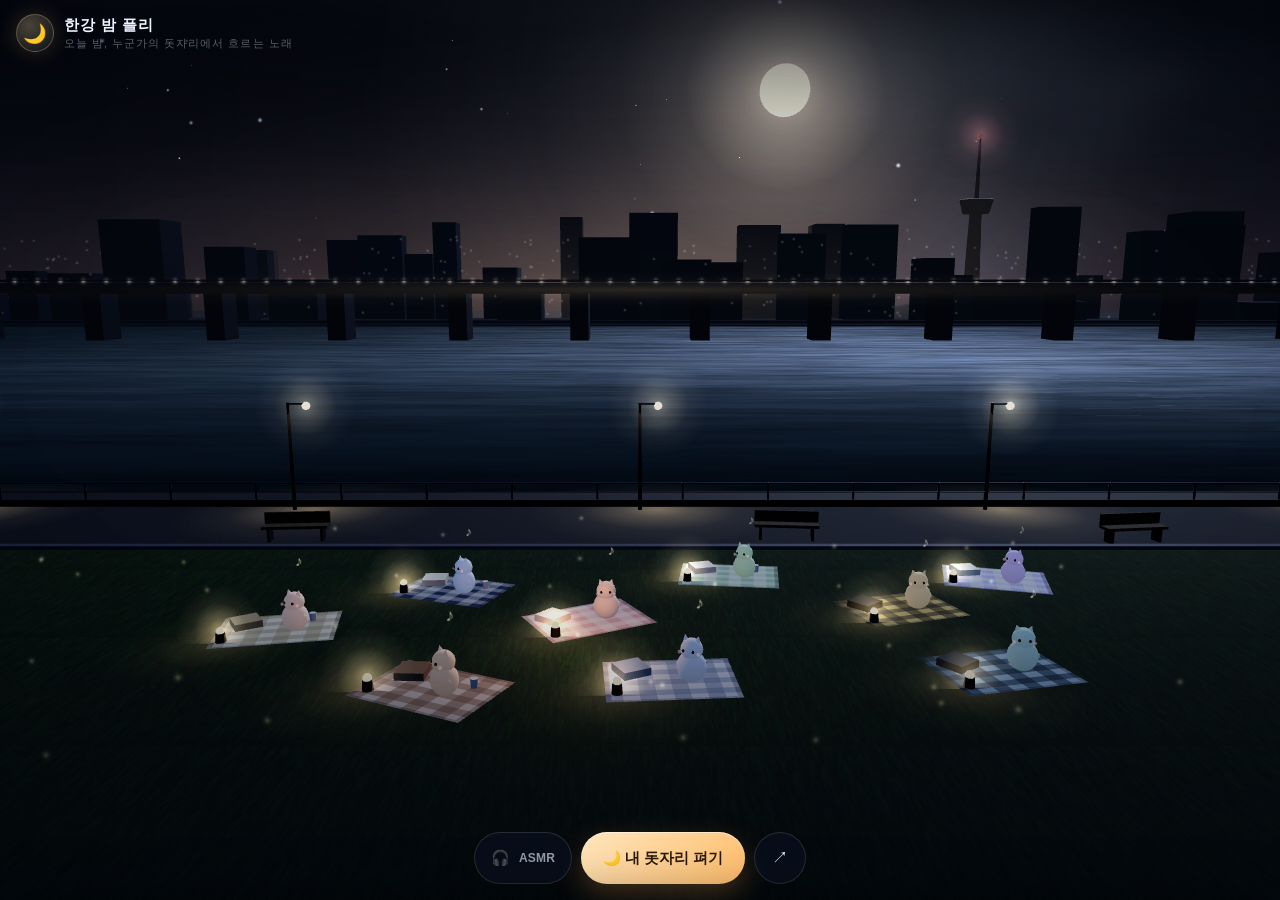
<file: hangang-night/index.html>
<!DOCTYPE html>
<html lang="ko">
<head>
<meta charset="utf-8" />
<meta name="viewport" content="width=device-width, initial-scale=1, maximum-scale=1, viewport-fit=cover" />
<title>한강 밤 플리 — 오늘 밤, 누군가의 돗자리</title>
<meta name="description" content="밤 한강 잔디밭에 돗자리를 펴고, 지금 듣는 노래를 나눠요. 3D 밤 한강에서 플레이리스트를 구경하고 내 돗자리도 펴보세요." />
<meta name="theme-color" content="#05080f" />
<meta property="og:title" content="한강 밤 플리" />
<meta property="og:description" content="오늘 밤, 누군가의 돗자리에서 흐르는 노래" />
<link rel="icon" href="data:image/svg+xml,%3Csvg xmlns='http://www.w3.org/2000/svg' viewBox='0 0 64 64'%3E%3Crect width='64' height='64' rx='14' fill='%23070c18'/%3E%3Ccircle cx='40' cy='24' r='11' fill='%23ffe6b0'/%3E%3Ccircle cx='35' cy='20' r='10' fill='%23070c18'/%3E%3Cpath d='M6 46c8-4 14 4 22 0s14 4 22 0 8 0 8 0' stroke='%236fc6d6' stroke-width='4' fill='none' stroke-linecap='round'/%3E%3C/svg%3E" />
<style>
  :root{
    --ink:#eef3ff;
    --dim:rgba(238,243,255,.62);
    --faint:rgba(238,243,255,.38);
    --amber:#ffd49b;
    --amber-deep:#ffb45e;
    --mint:#9fe8cf;
    --glass:rgba(12,19,34,.62);
    --line:rgba(255,255,255,.12);
    --shadow:0 18px 50px rgba(0,0,0,.55);
  }
  *{box-sizing:border-box;-webkit-tap-highlight-color:transparent}
  html,body{margin:0;height:100%;overflow:hidden;background:#04070e;color:var(--ink);
    font-family:"Pretendard","Apple SD Gothic Neo","Malgun Gothic",-apple-system,BlinkMacSystemFont,"Segoe UI",Roboto,sans-serif;
    -webkit-font-smoothing:antialiased;overscroll-behavior:none;}
  canvas#scene{position:fixed;inset:0;width:100%;height:100%;display:block;touch-action:none;outline:none}
  .vignette{position:fixed;inset:0;pointer-events:none;
    background:
      radial-gradient(120% 80% at 50% 42%, rgba(0,0,0,0) 40%, rgba(3,6,12,.55) 100%),
      linear-gradient(180deg, rgba(4,7,14,.55) 0%, rgba(4,7,14,0) 22%, rgba(4,7,14,0) 62%, rgba(4,7,14,.62) 100%);
    z-index:2}

  /* ---------- brand ---------- */
  .brand{position:fixed;z-index:5;left:max(16px,env(safe-area-inset-left));top:calc(env(safe-area-inset-top,0px) + 14px);
    display:flex;gap:10px;align-items:center;pointer-events:none;opacity:0;animation:fadeIn .9s .7s forwards}
  .brand-mark{width:38px;height:38px;border-radius:50%;display:grid;place-items:center;font-size:19px;
    background:radial-gradient(circle at 35% 30%, rgba(255,230,176,.28), rgba(255,255,255,.04));
    border:1px solid rgba(255,220,160,.28);box-shadow:0 0 22px rgba(255,203,130,.18)}
  .brand h1{margin:0;font-size:15px;font-weight:700;letter-spacing:.06em}
  .brand p{margin:2px 0 0;font-size:10.5px;letter-spacing:.1em;color:var(--faint)}

  /* ---------- now playing card ---------- */
  .dj-card{position:fixed;z-index:6;left:50%;top:calc(env(safe-area-inset-top,0px) + 62px);
    width:min(430px, calc(100% - 26px));padding:15px 16px 14px;border-radius:22px;
    background:linear-gradient(160deg, rgba(20,30,50,.86), rgba(9,14,26,.9));
    border:1px solid rgba(255,255,255,.14);
    box-shadow:var(--shadow), inset 0 1px 0 rgba(255,255,255,.09);
    backdrop-filter:blur(16px) saturate(1.1);-webkit-backdrop-filter:blur(16px) saturate(1.1);
    transform:translate(-50%,-130%);opacity:0;pointer-events:none;
    transition:transform .5s cubic-bezier(.22,1,.36,1), opacity .35s ease;}
  .dj-card.show{transform:translate(-50%,0);opacity:1;pointer-events:auto}
  .dj-card::before{content:"";position:absolute;inset:-1px;border-radius:22px;padding:1px;pointer-events:none;
    background:linear-gradient(140deg, rgba(255,213,155,.55), rgba(159,232,207,.16) 45%, rgba(255,255,255,0) 70%);
    -webkit-mask:linear-gradient(#000 0 0) content-box, linear-gradient(#000 0 0);
    -webkit-mask-composite:xor;mask-composite:exclude;}
  .card-head{display:flex;align-items:center;gap:12px}
  .disc{width:46px;height:46px;border-radius:12px;flex:0 0 auto;position:relative;display:grid;place-items:center;overflow:hidden;
    background:conic-gradient(from 0deg,#2a3550,#4d5f86,#2a3550,#4d5f86,#2a3550);
    box-shadow:inset 0 0 0 3px rgba(8,12,22,.75), 0 0 18px rgba(120,160,220,.16);
    background-size:cover;background-position:center}
  .disc:not(.has-art){border-radius:50%;animation:spin 6s linear infinite;box-shadow:inset 0 0 0 6px rgba(8,12,22,.75), 0 0 18px rgba(120,160,220,.16)}
  .disc::after{content:"";width:12px;height:12px;border-radius:50%;background:radial-gradient(circle at 40% 35%,#ffe6b0,#c08a3c)}
  .disc.has-art::after{display:none}
  .card-meta{flex:1;min-width:0}
  .card-kicker{display:flex;align-items:center;gap:6px;font-size:10px;letter-spacing:.16em;color:var(--amber);text-transform:uppercase}
  .eq{display:inline-flex;gap:2px;align-items:flex-end;height:10px}
  .eq i{display:block;width:2px;height:4px;background:var(--amber);border-radius:1px;animation:eq 1s infinite ease-in-out}
  .eq i:nth-child(2){animation-delay:.18s}.eq i:nth-child(3){animation-delay:.36s}
  .card-nick{margin-top:3px;font-size:14px;font-weight:700;letter-spacing:.01em;white-space:nowrap;overflow:hidden;text-overflow:ellipsis}
  .card-close{width:30px;height:30px;border-radius:50%;border:1px solid var(--line);background:rgba(255,255,255,.06);
    color:var(--dim);font-size:13px;cursor:pointer;flex:0 0 auto}
  .card-close:hover{background:rgba(255,255,255,.12);color:#fff}
  .card-song{margin:13px 0 0;font-size:21px;font-weight:800;letter-spacing:-.01em;line-height:1.22;word-break:keep-all}
  .card-artist{margin-top:3px;font-size:12.5px;color:var(--mint);letter-spacing:.04em}
  .card-note{margin:11px 0 0;font-size:13px;line-height:1.55;color:rgba(238,243,255,.8);font-style:italic;word-break:keep-all}
  .card-note::before{content:"“"}.card-note::after{content:"”"}
  .card-actions{display:flex;gap:8px;margin-top:12px}
  .yt2{flex:1;display:flex;align-items:center;justify-content:center;gap:6px;height:40px;border-radius:13px;
    border:1px solid rgba(255,255,255,.14);background:rgba(255,255,255,.06);color:rgba(238,243,255,.85);
    font-size:12px;font-weight:600;text-decoration:none;transition:background .2s ease}
  .yt2:hover{background:rgba(255,255,255,.12)}
  .like{min-width:80px;height:40px;border-radius:13px;border:1px solid rgba(255,150,180,.3);
    background:rgba(255,120,160,.1);color:#ffd3e0;font-size:12.5px;font-weight:700;display:flex;align-items:center;justify-content:center;gap:6px;cursor:pointer;
    transition:transform .15s ease,background .2s ease}
  .like:active{transform:scale(.95)}
  .like.on{background:rgba(255,110,155,.22);border-color:rgba(255,140,180,.6);color:#fff}
  .like.pop{animation:pop .42s cubic-bezier(.2,1.6,.4,1)}
  .heart{font-size:15px;line-height:1}

  /* ---------- 30s preview player ---------- */
  .player{display:flex;align-items:center;gap:11px;margin-top:13px;padding:10px 12px;border-radius:15px;
    background:linear-gradient(135deg, rgba(255,212,155,.13), rgba(255,212,155,.04));
    border:1px solid rgba(255,212,155,.24)}
  .player.hidden{display:none}
  .play{width:40px;height:40px;border-radius:50%;border:0;cursor:pointer;flex:0 0 auto;font-size:13px;
    background:linear-gradient(135deg,#ffe6bd,#ffbd6b);color:#2a1a05;display:grid;place-items:center;
    box-shadow:0 6px 16px rgba(255,170,80,.25);transition:transform .15s ease}
  .play:active{transform:scale(.92)}
  .player-main{flex:1;min-width:0}
  .bar{height:6px;border-radius:3px;background:rgba(255,255,255,.16);position:relative;cursor:pointer;overflow:hidden}
  .bar:focus-visible{outline:2px solid rgba(255,212,155,.6);outline-offset:3px}
  .bar-fill{position:absolute;left:0;top:0;bottom:0;width:0%;border-radius:3px;background:linear-gradient(90deg,#ffd9a2,#ffb45e)}
  .player-foot{display:flex;justify-content:space-between;margin-top:6px;font-size:10px;letter-spacing:.05em;color:var(--faint)}
  .player-foot #playState{color:var(--amber)}
  .no-preview{display:none;margin-top:12px;font-size:11.5px;color:var(--faint);text-align:center}
  .no-preview.show{display:block}

  /* ---------- dock ---------- */
  .dock{position:fixed;z-index:6;left:0;right:0;bottom:calc(env(safe-area-inset-bottom,0px) + 16px);
    display:flex;align-items:center;justify-content:center;gap:9px;padding:0 14px;pointer-events:none}
  .dock > *{pointer-events:auto}
  .btn{border:0;cursor:pointer;font-family:inherit;display:inline-flex;align-items:center;justify-content:center;gap:9px}
  .primary{height:52px;padding:0 22px;border-radius:26px;font-size:14.5px;font-weight:800;color:#2a1a05;
    background:linear-gradient(135deg,#ffe6bd,#ffbd6b);box-shadow:0 12px 30px rgba(255,170,80,.26), inset 0 1px 0 rgba(255,255,255,.5);
    transition:transform .16s ease, filter .16s ease}
  .primary:active{transform:scale(.96)}
  .primary:hover{filter:brightness(1.04)}
  .ghost{width:52px;height:52px;border-radius:50%;font-size:16px;color:var(--ink);
    background:var(--glass);border:1px solid var(--line);backdrop-filter:blur(12px);-webkit-backdrop-filter:blur(12px);
    transition:transform .16s ease, background .2s ease}
  .ghost:hover{background:rgba(30,42,66,.8)}
  .ghost:active{transform:scale(.94)}
  .asmr{height:52px;padding:0 16px;border-radius:26px;font-size:12px;font-weight:700;color:var(--dim);
    background:var(--glass);border:1px solid var(--line);backdrop-filter:blur(12px);-webkit-backdrop-filter:blur(12px);
    transition:all .25s ease;letter-spacing:.02em}
  .asmr span{font-size:15px}
  .asmr.on{color:#2a1a05;background:linear-gradient(135deg,#c9f5e4,#8fe0c2);border-color:rgba(159,232,207,.6);
    box-shadow:0 10px 26px rgba(120,230,190,.22)}
  .asmr em{font-style:normal}

  /* ---------- hint ---------- */
  .hint{position:fixed;z-index:5;left:50%;bottom:calc(env(safe-area-inset-bottom,0px) + 84px);transform:translateX(-50%);
    padding:8px 14px;border-radius:20px;font-size:11.5px;color:var(--dim);letter-spacing:.02em;white-space:nowrap;
    background:rgba(8,13,24,.5);border:1px solid rgba(255,255,255,.08);backdrop-filter:blur(8px);
    opacity:0;animation:hintIn .8s 2.2s forwards, hintOut 1s 10s forwards;pointer-events:none}
  @keyframes hintIn{to{opacity:1}} @keyframes hintOut{to{opacity:0}}

  /* ---------- sheet ---------- */
  .scrim{position:fixed;inset:0;z-index:8;background:rgba(3,6,12,.55);backdrop-filter:blur(3px);
    opacity:0;pointer-events:none;transition:opacity .3s ease}
  .scrim.show{opacity:1;pointer-events:auto}
  .sheet{position:fixed;z-index:9;left:0;right:0;bottom:0;max-height:88%;overflow-y:auto;overflow-x:hidden;
    padding:20px 18px calc(env(safe-area-inset-bottom,0px) + 22px);
    border-radius:26px 26px 0 0;background:linear-gradient(175deg,#111a2c,#0a1120 70%);
    border-top:1px solid rgba(255,255,255,.13);box-shadow:0 -20px 60px rgba(0,0,0,.6);
    transform:translateY(105%);transition:transform .42s cubic-bezier(.22,1,.36,1)}
  .sheet.show{transform:translateY(0)}
  .sheet-grip{width:40px;height:4px;border-radius:2px;background:rgba(255,255,255,.2);margin:-6px auto 14px}
  .sheet h2{margin:0;font-size:19px;font-weight:800;letter-spacing:-.01em}
  .sheet-sub{margin:6px 0 16px;font-size:12.5px;line-height:1.6;color:var(--dim);word-break:keep-all}
  .sheet form{display:grid;gap:11px}
  .field{display:block}
  .field > span{display:block;font-size:10.5px;letter-spacing:.14em;color:var(--faint);margin:0 0 6px 3px;text-transform:uppercase}
  .field input,.field textarea{width:100%;border-radius:14px;border:1px solid rgba(255,255,255,.12);
    background:rgba(255,255,255,.05);color:var(--ink);font-family:inherit;font-size:15px;padding:13px 14px;
    outline:none;transition:border-color .2s ease, background .2s ease;resize:none}
  .field input::placeholder,.field textarea::placeholder{color:rgba(238,243,255,.28)}
  .field input:focus,.field textarea:focus{border-color:rgba(255,212,155,.55);background:rgba(255,255,255,.08)}
  .field-row{display:grid;grid-template-columns:1fr 1fr;gap:10px}
  .wide{width:100%;margin-top:4px}
  .form-note{font-size:11px;color:var(--faint);text-align:center;margin:2px 0 0;line-height:1.5}

  /* ---------- song search ---------- */
  .search-row{display:flex;gap:9px;align-items:center;margin:-2px 0 0}
  .search-btn{flex:0 0 auto;height:40px;padding:0 14px;border-radius:12px;cursor:pointer;font-family:inherit;
    border:1px solid rgba(255,212,155,.35);background:rgba(255,212,155,.12);color:var(--amber);font-size:12.5px;font-weight:700}
  .search-btn:active{transform:scale(.97)}
  .search-btn[disabled]{opacity:.6;cursor:default}
  .search-note{font-size:10.5px;line-height:1.45;color:var(--faint)}
  .search-note b{color:var(--amber);font-weight:700}
  .results{display:grid;gap:6px;max-height:200px;overflow-y:auto;overflow-x:hidden;-webkit-overflow-scrolling:touch;margin-top:2px}
  .results:empty{display:none}
  .res{display:flex;align-items:center;gap:10px;width:100%;min-width:0;padding:7px;border-radius:12px;cursor:pointer;text-align:left;
    border:1px solid rgba(255,255,255,.09);background:rgba(255,255,255,.04);color:inherit;font-family:inherit;
    transition:border-color .2s ease,background .2s ease}
  .res img{width:40px;height:40px;border-radius:8px;object-fit:cover;flex:0 0 auto;background:#1a2233}
  .res .r-i{display:block;flex:1;min-width:0}
  .res .r-t{display:block;font-size:12.5px;font-weight:700;line-height:1.3;white-space:nowrap;overflow:hidden;text-overflow:ellipsis}
  .res .r-a{display:block;font-size:10.5px;color:var(--faint);margin-top:2px;white-space:nowrap;overflow:hidden;text-overflow:ellipsis}
  .res.sel{border-color:rgba(255,212,155,.6);background:rgba(255,212,155,.13)}
  .res-status{font-size:11.5px;line-height:1.5;color:var(--faint);padding:6px 2px}

  /* ---------- toast ---------- */
  .toast{position:fixed;z-index:20;left:50%;bottom:calc(env(safe-area-inset-bottom,0px) + 150px);transform:translate(-50%,14px);
    padding:11px 18px;border-radius:22px;font-size:12.5px;font-weight:600;white-space:nowrap;
    background:rgba(18,27,45,.92);border:1px solid rgba(255,255,255,.14);box-shadow:var(--shadow);
    opacity:0;pointer-events:none;transition:opacity .25s ease, transform .25s ease}
  .toast.show{opacity:1;transform:translate(-50%,0)}

  /* ---------- loading ---------- */
  .loading{position:fixed;inset:0;z-index:30;display:grid;place-items:center;gap:0;background:#05080f;
    transition:opacity .9s ease, visibility .9s}
  .loading.hide{opacity:0;visibility:hidden}
  .loading-inner{text-align:center}
  .loading-moon{width:64px;height:64px;margin:0 auto 18px;border-radius:50%;
    background:radial-gradient(circle at 36% 32%,#fff6da,#ffe1a3 55%,#c9a25f);
    box-shadow:0 0 40px rgba(255,224,160,.35);animation:breathe 3s ease-in-out infinite}
  .loading p{margin:0;font-size:12.5px;letter-spacing:.14em;color:var(--faint)}

  @keyframes spin{to{transform:rotate(360deg)}}
  @keyframes eq{0%,100%{height:3px}50%{height:10px}}
  @keyframes pop{0%{transform:scale(1)}40%{transform:scale(1.14)}100%{transform:scale(1)}}
  @keyframes fadeIn{to{opacity:1}}
  @keyframes breathe{0%,100%{transform:scale(1);opacity:.92}50%{transform:scale(1.06);opacity:1}}

  @media (max-width: 480px){
    .brand h1{font-size:14px}
    .brand p{font-size:9.5px}
    .dj-card{top:calc(env(safe-area-inset-top,0px) + 58px);padding:13px 14px 12px;border-radius:20px}
    .card-song{font-size:19px}
    .card-note{font-size:12.5px}
    .asmr em{display:none}
    .asmr{width:52px;padding:0;border-radius:50%}
    .primary{padding:0 18px;font-size:14px}
  }
  @media (max-height: 620px){
    .dj-card{top:calc(env(safe-area-inset-top,0px) + 54px)}
    .card-note{display:none}
    .hint{display:none}
  }
  @media (prefers-reduced-motion: reduce){
    .disc{animation:none}.eq i{animation:none;height:6px}
    .loading-moon{animation:none}
  }
</style>
</head>
<body>
<canvas id="scene"></canvas>
<div class="vignette"></div>

<header class="brand">
  <div class="brand-mark">🌙</div>
  <div>
    <h1>한강 밤 플리</h1>
    <p>오늘 밤, 누군가의 돗자리에서 흐르는 노래</p>
  </div>
</header>

<section class="dj-card" id="djCard" aria-live="polite">
  <div class="card-head">
    <div class="disc" id="cardDisc"></div>
    <div class="card-meta">
      <div class="card-kicker"><span class="eq"><i></i><i></i><i></i></span><span>지금 듣는 노래</span></div>
      <div class="card-nick" id="cardNick">밤산책러</div>
    </div>
    <button class="card-close" id="cardClose" aria-label="카드 닫기">✕</button>
  </div>
  <h3 class="card-song" id="cardSong">seasons</h3>
  <div class="card-artist" id="cardArtist">wave to earth</div>
  <p class="card-note" id="cardNote">계절이 바뀌어도 이 강바람은 그대로더라</p>
  <div class="player" id="player">
    <button class="play" id="playBtn" aria-label="30초 미리듣기 재생"><span id="playIcon">▶</span></button>
    <div class="player-main">
      <div class="bar" id="bar" role="slider" aria-label="재생 위치" tabindex="0"><div class="bar-fill" id="barFill"></div></div>
      <div class="player-foot"><span id="playState">30초 미리듣기</span><span id="playTime">0:00 / 0:30</span></div>
    </div>
  </div>
  <div class="no-preview" id="noPreview">이 곡은 미리듣기가 아직 연결되지 않았어요</div>
  <div class="card-actions">
    <a class="yt2" id="ytLink" target="_blank" rel="noopener noreferrer">유튜브에서 전체 듣기 ↗</a>
    <button class="like" id="likeBtn"><span class="heart" id="likeIcon">♡</span><span id="likeCount">0</span></button>
  </div>
</section>

<div class="hint" id="hint">터치해서 둘러보고 · 돗자리를 누르면 30초 미리듣기</div>

<div class="dock">
  <button class="btn asmr" id="asmrBtn" aria-pressed="false" title="밤 한강 ASMR"><span>🎧</span><em>ASMR</em></button>
  <button class="btn primary" id="openForm">🌙 내 돗자리 펴기</button>
  <button class="btn ghost" id="shareBtn" aria-label="공유하기">↗</button>
</div>

<div class="scrim" id="scrim"></div>
<section class="sheet" id="sheet" role="dialog" aria-modal="true" aria-labelledby="sheetTitle">
  <div class="sheet-grip"></div>
  <h2 id="sheetTitle">내 돗자리 펴기</h2>
  <p class="sheet-sub">밤 한강 잔디밭에 네 돗자리를 펴고, 지금 듣는 노래 한 곡을 남겨봐. 지나가는 사람들이 눌러서 같이 들을 수 있어.</p>
  <form id="matForm">
    <label class="field">
      <span>닉네임</span>
      <input id="fNick" maxlength="12" placeholder="예: 밤산책러" autocomplete="off" required />
    </label>
    <label class="field">
      <span>추천곡 제목</span>
      <input id="fSong" maxlength="40" placeholder="예: seasons" autocomplete="off" required />
    </label>
    <label class="field">
      <span>아티스트</span>
      <input id="fArtist" maxlength="30" placeholder="예: 아이유" autocomplete="off" required />
    </label>
    <div class="search-row">
      <button type="button" class="search-btn" id="songSearch">🔍 곡 검색</button>
      <span class="search-note">찾으면 <b>30초 미리듣기</b>까지 같이 연결돼요</span>
    </div>
    <div class="results" id="searchResults"></div>
    <label class="field">
      <span>한 줄 기분</span>
      <textarea id="fNote" maxlength="60" rows="2" placeholder="예: 자정이 넘어도 강바람은 안 자더라"></textarea>
    </label>
    <button class="btn primary wide" type="submit">돗자리 펴기</button>
    <p class="form-note">내 돗자리는 이 기기에만 저장돼. 언제든 다시 펼 수 있어.</p>
  </form>
</section>

<div class="toast" id="toast"></div>
<div class="loading" id="loading"><div class="loading-inner"><div class="loading-moon"></div><p>한강에 불을 켜는 중…</p></div></div>

<script type="importmap">
{ "imports": { "three": "./three.module.min.js" } }
</script>

<script type="module">
import * as THREE from 'three';
import { OrbitControls } from './OrbitControls.js';

/* runtime diagnostics: nothing is shown, but failures can be read later */
window.__errs = [];
addEventListener('error', e => window.__errs.push(String(e.message || e.error)));
addEventListener('unhandledrejection', e => window.__errs.push(String(e.reason)));

/* =========================================================
   0. data
   ========================================================= */
const MATS = [
  { id:'m01', nick:'밤산책러',   song:'seasons',            artist:'wave to earth',      note:'계절이 바뀌어도 이 강바람은 그대로더라',        x:-11.0, z: 2.4, rot: 0.20, pal:['#f3e6c9','#b7a077'], tone:'#ffd9c4' },
  { id:'m02', nick:'새벽두시반', song:'사랑하게 될 거야',    artist:'한로로',             note:'사랑하게 될 거야, 새벽에 혼자 듣는 그 말',      x: -6.4, z:-1.2, rot:-0.35, pal:['#2c3c5e','#e8dfc8'], tone:'#c6dcff' },
  { id:'m03', nick:'망원동고양이',song:'Ditto',             artist:'뉴진스',             note:'겨울 냄새 나는 노래. 고양이는 발끝만 강 쪽으로', x: -1.6, z: 1.6, rot: 0.50, pal:['#e0aaa2','#f7ecda'], tone:'#ffd2c4' },
  { id:'m04', nick:'오리배선장', song:'LIMBO',              artist:'keshi',              note:'오리배는 천천히, 노래는 더 천천히',            x:  3.2, z:-2.8, rot:-0.12, pal:['#a9c6a2','#f2ead6'], tone:'#c8ecc6' },
  { id:'m05', nick:'퇴근길피크닉',song:'Always',             artist:'Daniel Caesar',      note:'퇴근길에 편 돗자리가 오늘 제일 먼 데 같아서',   x:  8.4, z: 0.6, rot: 0.32, pal:['#e7c56d','#3a2f22'], tone:'#ffe3ae' },
  { id:'m06', nick:'별보는수달', song:'Sunsetz',            artist:'Cigarettes After Sex', note:'해가 진 자리에 별이 하나씩 켜지는 중',        x: 12.6, z:-2.4, rot:-0.28, pal:['#c9c0e6','#f6f0dc'], tone:'#d9ccff' },
  { id:'m07', nick:'한강치맥',   song:'Pink + White',       artist:'Frank Ocean',        note:'치킨 식기 전에 이 노래 한 번만 더',            x:  0.8, z: 6.0, rot: 0.08, pal:['#dfe7ef','#7c8fa8'], tone:'#cfe0ff' },
  { id:'m08', nick:'자전거체인', song:'toxic till the end', artist:'로제',               note:'페달은 천천히, 마음은 좀 빠르게',              x: -5.4, z: 6.6, rot:-0.44, pal:['#f0d9c2','#8f6d52'], tone:'#ffd9b8' },
  { id:'m09', nick:'잠실야경',   song:'Popo',               artist:'백예린',             note:'야경보다 이 노래가 더 오래 남는 밤',           x:  9.8, z: 5.4, rot: 0.24, pal:['#b8cfd8','#20303c'], tone:'#bfe9ec' }
];

const STORE = {
  mat: 'hangangNight.v1.myMat',
  likes: 'hangangNight.v1.likes',
  liked: 'hangangNight.v1.liked'
};

/* 30초 미리듣기: iTunes Search API로 실제 곡을 조회해 둔 값 (2026-11-27 기준) */
const PREVIEWS = {
  m01: { preview:'https://audio-ssl.itunes.apple.com/itunes-assets/AudioPreview211/v4/db/d8/e3/dbd8e34a-eb7e-97c2-10d0-307364e9e775/mzaf_6657613653172078198.plus.aac.p.m4a',
         art:'https://is1-ssl.mzstatic.com/image/thumb/Music211/v4/fa/c5/61/fac561dc-8db4-b2e9-d3db-6e246da72bfa/5054197890017.jpg/300x300bb.jpg', itunes:'wave to earth – seasons' },
  m02: { preview:'https://audio-ssl.itunes.apple.com/itunes-assets/AudioPreview221/v4/1d/14/b0/1d14b0a6-773d-7a46-fc1e-cd9855da0029/mzaf_18331909942495617093.plus.aac.p.m4a',
         art:'https://is1-ssl.mzstatic.com/image/thumb/Music116/v4/c2/ef/87/c2ef8779-f3bb-5a1c-ef6f-c27185e62446/8809936067307.jpg/300x300bb.jpg', itunes:'HANRORO – Landing in Love' },
  m03: { preview:'https://audio-ssl.itunes.apple.com/itunes-assets/AudioPreview211/v4/85/72/66/8572665a-d35f-ce5d-43c5-9ae4b69b4b46/mzaf_2317272666428796662.plus.aac.p.m4a',
         art:'https://is1-ssl.mzstatic.com/image/thumb/Music112/v4/f6/29/42/f629426e-92fe-535c-cbe4-76e70850819b/196922287107_Cover.jpg/300x300bb.jpg', itunes:'NewJeans – Ditto' },
  m04: { preview:'https://audio-ssl.itunes.apple.com/itunes-assets/AudioPreview211/v4/17/af/4f/17af4f54-993d-b209-8bc7-46ea888f1280/mzaf_1848130934536833127.plus.aac.p.m4a',
         art:'https://is1-ssl.mzstatic.com/image/thumb/Music126/v4/e2/de/98/e2de9860-b40b-e33f-f68e-ab8e0956a538/22UMGIM07345.rgb.jpg/300x300bb.jpg', itunes:'keshi – LIMBO' },
  m05: { preview:'https://audio-ssl.itunes.apple.com/itunes-assets/AudioPreview211/v4/29/94/e4/2994e49b-8613-f5bb-8533-7cf13de92630/mzaf_12958362463531140094.plus.aac.p.m4a',
         art:'https://is1-ssl.mzstatic.com/image/thumb/Music126/v4/91/30/85/9130858b-bc2c-ec38-cf9f-864befea4374/23UMGIM38673.rgb.jpg/300x300bb.jpg', itunes:'Daniel Caesar – Always' },
  m06: { preview:'https://audio-ssl.itunes.apple.com/itunes-assets/AudioPreview221/v4/44/a4/4a/44a44a75-0576-12fa-6002-2f464c091102/mzaf_17923299166743083363.plus.aac.p.m4a',
         art:'https://is1-ssl.mzstatic.com/image/thumb/Music211/v4/b3/5e/0f/b35e0fbe-2370-fc48-0f0c-977525e93bf2/720841214601_Cover.jpg/300x300bb.jpg', itunes:'Cigarettes After Sex – Sunsetz' },
  m07: { preview:'https://audio-ssl.itunes.apple.com/itunes-assets/AudioPreview221/v4/ba/11/dc/ba11dccd-16d2-9cd8-13f0-85b73acc0a09/mzaf_1304250511099243436.plus.aac.p.m4a',
         art:'https://is1-ssl.mzstatic.com/image/thumb/Music115/v4/bb/45/68/bb4568f3-68cd-619d-fbcb-4e179916545d/BlondCover-Final.jpg/300x300bb.jpg', itunes:'Frank Ocean – Pink + White' },
  m08: { preview:'https://audio-ssl.itunes.apple.com/itunes-assets/AudioPreview211/v4/45/15/49/451549d8-ddd7-dad4-0f3d-588a0c9d1b98/mzaf_17766988925119316702.plus.aac.p.m4a',
         art:'https://is1-ssl.mzstatic.com/image/thumb/Music221/v4/2d/14/66/2d14661b-345b-d0f3-4e86-56ef626e68aa/075679629203.jpg/300x300bb.jpg', itunes:'ROSÉ – toxic till the end' },
  m09: { preview:'https://audio-ssl.itunes.apple.com/itunes-assets/AudioPreview221/v4/f3/e4/37/f3e4377b-88ca-b7ef-4010-28b87ca5bb4c/mzaf_15316372445374388072.plus.aac.p.m4a',
         art:'https://is1-ssl.mzstatic.com/image/thumb/Music115/v4/ca/58/77/ca5877d9-2e1e-0456-c3b2-7704e423dc70/Every_letter_I_sent_you_3000.jpg/300x300bb.jpg', itunes:'Yerin Baek – Popo (How deep is our love?)' }
};
MATS.forEach(m => { const p = PREVIEWS[m.id]; if (p) Object.assign(m, p); });

const readJSON = (k, fallback) => { try { const v = localStorage.getItem(k); return v ? JSON.parse(v) : fallback; } catch (e) { return fallback; } };
const writeJSON = (k, v) => { try { localStorage.setItem(k, JSON.stringify(v)); } catch (e) {} };

/* =========================================================
   1. renderer / scene / camera
   ========================================================= */
const canvas = document.getElementById('scene');
let renderer;
try {
  renderer = new THREE.WebGLRenderer({ canvas, antialias:true, alpha:false, powerPreference:'high-performance' });
} catch (e) {
  document.getElementById('loading').innerHTML = '<div class="loading-inner"><p>이 브라우저에서는 3D 화면을 열 수 없어요 😢<br>다른 브라우저에서 다시 열어봐 주세요.</p></div>';
  throw e;
}
renderer.setPixelRatio(Math.min(window.devicePixelRatio || 1, 2));
renderer.outputColorSpace = THREE.SRGBColorSpace;
renderer.toneMapping = THREE.ACESFilmicToneMapping;
renderer.toneMappingExposure = 1.18;

const scene = new THREE.Scene();
scene.fog = new THREE.FogExp2(0x081021, 0.0028);

const camera = new THREE.PerspectiveCamera(56, 1, 0.1, 2000);
const START = { pos: new THREE.Vector3(0, 10.4, 29), target: new THREE.Vector3(0, 2.2, -16) };

function fitCamera() {
  const aspect = window.innerWidth / window.innerHeight;
  const portrait = aspect < 0.85;
  camera.fov = portrait ? 68 : 52;
  camera.aspect = aspect;
  camera.updateProjectionMatrix();
  return portrait;
}
fitCamera();
camera.position.copy(START.pos);
camera.lookAt(START.target);
renderer.setSize(window.innerWidth, window.innerHeight, false);

const controls = new OrbitControls(camera, renderer.domElement);
controls.target.copy(START.target);
controls.enableDamping = true;
controls.dampingFactor = 0.055;
controls.enablePan = false;
controls.rotateSpeed = 0.6;
controls.zoomSpeed = 0.75;
controls.minDistance = 11;
controls.maxDistance = 46;
controls.minPolarAngle = 0.62;
controls.maxPolarAngle = 1.47;
controls.touches = { ONE: THREE.TOUCH.ROTATE, TWO: THREE.TOUCH.DOLLY_ROTATE };
controls.update();

/* =========================================================
   2. lighting
   ========================================================= */
scene.add(new THREE.AmbientLight(0x3a4f78, 1.35));
const hemi = new THREE.HemisphereLight(0x4b6a9c, 0x14231a, 1.15);
scene.add(hemi);
const moonLight = new THREE.DirectionalLight(0xd8e6ff, 1.5);
moonLight.position.set(40, 70, -110);
scene.add(moonLight);
const warmFill = new THREE.PointLight(0xffb066, 14, 26, 2);
warmFill.position.set(-2, 2.2, 4.5);
scene.add(warmFill);

/* =========================================================
   3. helpers (textures, sprites)
   ========================================================= */
function canvasTexture(w, h, draw, repeat) {
  const c = document.createElement('canvas');
  c.width = w; c.height = h;
  draw(c.getContext('2d'), w, h);
  const t = new THREE.CanvasTexture(c);
  t.colorSpace = THREE.SRGBColorSpace;
  if (repeat) { t.wrapS = t.wrapT = THREE.RepeatWrapping; t.repeat.set(repeat[0], repeat[1]); }
  t.anisotropy = Math.min(8, renderer.capabilities.getMaxAnisotropy());
  return t;
}

const GLOW_TEX = canvasTexture(128, 128, (g, w, h) => {
  const grd = g.createRadialGradient(w/2, h/2, 0, w/2, h/2, w/2);
  grd.addColorStop(0, 'rgba(255,255,255,1)');
  grd.addColorStop(0.25, 'rgba(255,255,255,.55)');
  grd.addColorStop(0.6, 'rgba(255,255,255,.13)');
  grd.addColorStop(1, 'rgba(255,255,255,0)');
  g.fillStyle = grd; g.fillRect(0, 0, w, h);
});

function glowSprite(color, size, opacity = 0.55) {
  const m = new THREE.SpriteMaterial({ map:GLOW_TEX, color, transparent:true, opacity, blending:THREE.AdditiveBlending, depthWrite:false });
  const s = new THREE.Sprite(m);
  s.scale.set(size, size, 1);
  return s;
}

/* streak texture used for water reflections of lights */
const STREAK_TEX = canvasTexture(128, 512, (g, w, h) => {
  g.clearRect(0, 0, w, h);
  for (let i = 0; i < 140; i++) {
    const y = Math.random() * h;
    const len = 6 + Math.random() * 46;
    const x = Math.random() * w - len * 0.5 + 20;
    const a = 0.05 + Math.random() * 0.5;
    g.fillStyle = `rgba(255,255,255,${a})`;
    g.fillRect(x, y, len, 1 + Math.random() * 1.6);
  }
  const fade = g.createLinearGradient(0, 0, 0, h);
  fade.addColorStop(0, 'rgba(0,0,0,0)');
  fade.addColorStop(0.25, 'rgba(0,0,0,.35)');
  fade.addColorStop(1, 'rgba(0,0,0,1)');
  g.globalCompositeOperation = 'destination-out';
  g.fillStyle = fade; g.fillRect(0, 0, w, h);
}, [1, 1]);

/* =========================================================
   4. sky, stars, moon, clouds
   ========================================================= */
const sky = new THREE.Mesh(
  new THREE.SphereGeometry(900, 32, 20),
  new THREE.ShaderMaterial({
    side: THREE.BackSide, depthWrite: false,
    uniforms: {
      uTop:    { value: new THREE.Color(0x040717) },
      uMid:    { value: new THREE.Color(0x0c1c3a) },
      uHorizon:{ value: new THREE.Color(0x27405f) },
      uWarm:   { value: new THREE.Color(0x6a4a38) }
    },
    vertexShader: `varying vec3 vPos; void main(){ vPos = position; gl_Position = projectionMatrix * modelViewMatrix * vec4(position,1.0); }`,
    fragmentShader: `
      varying vec3 vPos;
      uniform vec3 uTop, uMid, uHorizon, uWarm;
      void main(){
        float h = normalize(vPos).y;
        vec3 col = mix(uHorizon, uMid, smoothstep(-0.02, 0.30, h));
        col = mix(col, uTop, smoothstep(0.22, 0.85, h));
        float glow = exp(-pow(max(h,0.0)*7.5, 2.0));
        col += uWarm * glow * 0.55;
        gl_FragColor = vec4(col, 1.0);
      }`
  })
);
sky.position.y = -40;
scene.add(sky);

/* stars */
let starMat = null;
(function buildStars() {
  const N = 900;
  const pos = new Float32Array(N * 3), size = new Float32Array(N), phase = new Float32Array(N), tint = new Float32Array(N * 3);
  const c = new THREE.Color();
  for (let i = 0; i < N; i++) {
    const theta = Math.random() * Math.PI * 2;
    const y = Math.pow(Math.random(), 0.75);
    const r = Math.sqrt(Math.max(0, 1 - y * y));
    const R = 640;
    pos[i*3]   = Math.cos(theta) * r * R;
    pos[i*3+1] = y * R + 10;
    pos[i*3+2] = Math.sin(theta) * r * R;
    size[i] = 1.2 + Math.pow(Math.random(), 2.6) * 6.0;
    phase[i] = Math.random() * 6.283;
    c.setHSL(0.55 + Math.random() * 0.12, 0.35, 0.72 + Math.random() * 0.25);
    tint[i*3] = c.r; tint[i*3+1] = c.g; tint[i*3+2] = c.b;
  }
  const geo = new THREE.BufferGeometry();
  geo.setAttribute('position', new THREE.BufferAttribute(pos, 3));
  geo.setAttribute('aSize', new THREE.BufferAttribute(size, 1));
  geo.setAttribute('aPhase', new THREE.BufferAttribute(phase, 1));
  geo.setAttribute('aTint', new THREE.BufferAttribute(tint, 3));
  const mat = new THREE.ShaderMaterial({
    transparent: true, depthWrite: false, blending: THREE.AdditiveBlending,
    uniforms: { uTime: { value: 0 }, uPixel: { value: Math.min(window.devicePixelRatio || 1, 2) } },
    vertexShader: `
      attribute float aSize; attribute float aPhase; attribute vec3 aTint;
      uniform float uTime; uniform float uPixel;
      varying float vAlpha; varying vec3 vTint;
      void main(){
        vTint = aTint;
        float twinkle = 0.55 + 0.45 * sin(uTime * (0.5 + aPhase * 0.15) + aPhase);
        vAlpha = twinkle;
        vec4 mv = modelViewMatrix * vec4(position, 1.0);
        gl_PointSize = aSize * uPixel * (0.85 + 0.35 * twinkle);
        gl_Position = projectionMatrix * mv;
      }`,
    fragmentShader: `
      varying float vAlpha; varying vec3 vTint;
      void main(){
        vec2 d = gl_PointCoord - 0.5;
        float r = length(d);
        float core = smoothstep(0.5, 0.0, r);
        float a = pow(core, 1.6) * vAlpha;
        if (a < 0.01) discard;
        gl_FragColor = vec4(vTint, a);
      }`
  });
  const stars = new THREE.Points(geo, mat);
  stars.frustumCulled = false;
  scene.add(stars);
  starMat = mat;
})();

/* moon */
const MOON = new THREE.Vector3(52, 78, -320);
const moonMesh = new THREE.Mesh(
  new THREE.SphereGeometry(9, 32, 24),
  new THREE.MeshBasicMaterial({ color: 0xfff8e6, toneMapped: false, fog: false })
);
moonMesh.position.copy(MOON);
scene.add(moonMesh);
const moonGlow = glowSprite(0xffe9c4, 120, 0.55);
moonGlow.material.toneMapped = false; moonGlow.material.fog = false;
moonGlow.position.copy(MOON);
scene.add(moonGlow);
const moonGlow2 = glowSprite(0xffd9a0, 300, 0.22);
moonGlow2.material.toneMapped = false; moonGlow2.material.fog = false;
moonGlow2.position.copy(MOON);
scene.add(moonGlow2);
const moonGlow3 = glowSprite(0x9fc0ff, 520, 0.12);
moonGlow3.material.toneMapped = false; moonGlow3.material.fog = false;
moonGlow3.position.copy(MOON);
scene.add(moonGlow3);

/* thin drifting clouds (dark silhouettes in front of the moon) */
const cloudGroup = new THREE.Group();
scene.add(cloudGroup);
(function buildClouds() {
  const tex = canvasTexture(256, 128, (g, w, h) => {
    g.clearRect(0, 0, w, h);
    for (let i = 0; i < 26; i++) {
      const x = Math.random() * w, y = h * 0.5 + (Math.random() - 0.5) * h * 0.5;
      const r = 18 + Math.random() * 42;
      const grd = g.createRadialGradient(x, y, 0, x, y, r);
      grd.addColorStop(0, 'rgba(255,255,255,.16)');
      grd.addColorStop(1, 'rgba(255,255,255,0)');
      g.fillStyle = grd; g.beginPath(); g.arc(x, y, r, 0, 6.283); g.fill();
    }
    g.globalCompositeOperation = 'destination-in';
    const mask = g.createRadialGradient(w/2, h/2, 0, w/2, h/2, w/2);
    mask.addColorStop(0, 'rgba(0,0,0,1)');
    mask.addColorStop(0.5, 'rgba(0,0,0,.55)');
    mask.addColorStop(1, 'rgba(0,0,0,0)');
    g.fillStyle = mask; g.fillRect(0, 0, w, h);
  });
  for (let i = 0; i < 5; i++) {
    const m = new THREE.Mesh(
      new THREE.PlaneGeometry(300 + Math.random() * 260, 60 + Math.random() * 50),
      new THREE.MeshBasicMaterial({ map: tex, transparent: true, opacity: 0.5, depthWrite: false, color: 0x8fa4c8 })
    );
    m.position.set(-260 + Math.random() * 520, 70 + Math.random() * 90, -300 - Math.random() * 120);
    cloudGroup.add(m);
  }
})();

/* =========================================================
   5. ground: lawn, promenade, railing, embankment
   ========================================================= */
const grassTex = canvasTexture(256, 256, (g, w, h) => {
  g.fillStyle = '#16321f'; g.fillRect(0, 0, w, h);
  for (let i = 0; i < 5200; i++) {
    const x = Math.random() * w, y = Math.random() * h;
    const l = 6 + Math.random() * 26;
    const hue = 120 + Math.random() * 30;
    const lit = 12 + Math.random() * 16;
    g.strokeStyle = `hsla(${hue}, ${30 + Math.random()*20}%, ${lit}%, ${0.25 + Math.random()*0.5})`;
    g.lineWidth = 1;
    g.beginPath(); g.moveTo(x, y); g.lineTo(x + (Math.random()-0.5)*2, y - l); g.stroke();
  }
}, [26, 9.5]);

const pathTex = canvasTexture(256, 256, (g, w, h) => {
  g.fillStyle = '#2b2f3a'; g.fillRect(0, 0, w, h);
  for (let i = 0; i < 4200; i++) {
    const v = 30 + Math.random() * 46;
    g.fillStyle = `rgba(${v},${v+3},${v+10},${0.18 + Math.random()*0.4})`;
    g.fillRect(Math.random()*w, Math.random()*h, 1 + Math.random()*2, 1 + Math.random()*2);
  }
}, [30, 1]);

const lawn = new THREE.Mesh(
  new THREE.PlaneGeometry(240, 62),
  new THREE.MeshStandardMaterial({ map: grassTex, roughness: 1, metalness: 0, color: 0xb4cba6 })
);
lawn.rotation.x = -Math.PI / 2;
lawn.position.set(0, 0, 24.2);
scene.add(lawn);

const path = new THREE.Mesh(
  new THREE.PlaneGeometry(240, 7.4),
  new THREE.MeshStandardMaterial({ map: pathTex, roughness: 0.92, metalness: 0.02, color: 0xb9c2d0 })
);
path.rotation.x = -Math.PI / 2;
path.position.set(0, 0.012, -9.9);
scene.add(path);

/* stone curb between the path and the lawn */
const curbMat = new THREE.MeshStandardMaterial({ color: 0x4a4f5c, roughness: 0.8, metalness: 0.1 });
const curb = new THREE.Mesh(new THREE.BoxGeometry(240, 0.16, 0.34), curbMat);
curb.position.set(0, 0.07, -6.28);
scene.add(curb);
const curb2 = curb.clone();
curb2.position.z = -13.5;
scene.add(curb2);

/* far ground under everything */
const under = new THREE.Mesh(
  new THREE.PlaneGeometry(900, 900),
  new THREE.MeshStandardMaterial({ color: 0x070f0c, roughness: 1 })
);
under.rotation.x = -Math.PI / 2;
under.position.set(0, -2.4, 60);
scene.add(under);

/* embankment wall along the river */
const wallMat = new THREE.MeshStandardMaterial({ color: 0x232733, roughness: 0.85, metalness: 0.08 });
const wall = new THREE.Mesh(new THREE.BoxGeometry(240, 2.8, 1.6), wallMat);
wall.position.set(0, -1.05, -13.9);
scene.add(wall);

/* railing */
(function buildRailing() {
  const railMat = new THREE.MeshStandardMaterial({ color: 0x3a4252, roughness: 0.55, metalness: 0.5 });
  const postGeo = new THREE.CylinderGeometry(0.055, 0.055, 1.15, 6);
  const posts = new THREE.InstancedMesh(postGeo, railMat, 40);
  const m = new THREE.Object3D();
  for (let i = 0; i < 40; i++) {
    m.position.set(-78 + i * 4, 0.58, -13.2);
    m.updateMatrix();
    posts.setMatrixAt(i, m.matrix);
  }
  scene.add(posts);
  for (const yy of [1.12, 0.72]) {
    const rail = new THREE.Mesh(new THREE.BoxGeometry(158, 0.05, 0.05), railMat);
    rail.position.set(0, yy, -13.2);
    scene.add(rail);
  }
})();

/* =========================================================
   6. river
   ========================================================= */
const waterUniforms = {
  uTime:  { value: 0 },
  uDeep:  { value: new THREE.Color(0x0a2038) },
  uShallow:{ value: new THREE.Color(0x123552) },
  uMoonX: { value: 0.624 },
  uMoonColor: { value: new THREE.Color(0xdfe8ff) }
};
const water = new THREE.Mesh(
  new THREE.PlaneGeometry(420, 220),
  new THREE.ShaderMaterial({
    uniforms: waterUniforms,
    vertexShader: `varying vec2 vUv; void main(){ vUv = uv; gl_Position = projectionMatrix * modelViewMatrix * vec4(position,1.0); }`,
    fragmentShader: `
      precision highp float;
      varying vec2 vUv;
      uniform float uTime;
      uniform vec3 uDeep, uShallow, uMoonColor;
      uniform float uMoonX;

      float hash(vec2 p){ return fract(sin(dot(p, vec2(127.1, 311.7))) * 43758.5453123); }
      float noise(vec2 p){
        vec2 i = floor(p), f = fract(p);
        vec2 u = f * f * (3.0 - 2.0 * f);
        return mix(mix(hash(i), hash(i + vec2(1.0, 0.0)), u.x),
                   mix(hash(i + vec2(0.0, 1.0)), hash(i + vec2(1.0, 1.0)), u.x), u.y);
      }
      float fbm(vec2 p){
        float v = 0.0, a = 0.5;
        for (int i = 0; i < 4; i++){ v += a * noise(p); p = p * 2.03 + 11.7; a *= 0.5; }
        return v;
      }

      void main(){
        vec2 uv = vUv;
        float t = uTime;
        float near = smoothstep(0.0, 0.35, uv.y);   /* 0 at the near bank, 1 far */

        float n1 = fbm(vec2(uv.x * 22.0, uv.y * 78.0 - t * 0.42));
        float n2 = fbm(vec2(uv.x * 55.0 + t * 0.05, uv.y * 190.0 - t * 0.95));
        float ripple = n1 * 0.62 + n2 * 0.38;

        vec3 col = mix(uShallow * 0.75, uDeep, smoothstep(0.0, 0.9, uv.y));
        col += vec3(0.014, 0.040, 0.058) * ripple;
        col += vec3(0.02, 0.05, 0.07) * near * 0.5;

        /* moon path on the water */
        float dx = abs(uv.x - uMoonX);
        float colBand = exp(-dx * dx * 11.0) * exp(-dx * 1.8);
        float flick = 0.35 + 1.05 * ripple;
        col += uMoonColor * colBand * flick * smoothstep(0.02, 0.5, uv.y) * 0.62;

        /* soften into the far haze */
        float haze = smoothstep(0.30, 1.0, uv.y);
        col = mix(col, vec3(0.045, 0.085, 0.135), haze * 0.42);

        /* sparkles of broken light */
        float spark = smoothstep(0.74, 0.96, n2) * (0.25 + 0.75 * smoothstep(0.2, 0.9, uv.y));
        col += vec3(0.42, 0.52, 0.62) * spark * 0.16;

        /* darken right at the shore */
        col *= 0.55 + 0.45 * smoothstep(0.0, 0.10, uv.y);

        gl_FragColor = vec4(col, 1.0);
      }`
  })
);
water.rotation.x = -Math.PI / 2;
water.position.set(0, -1.05, -123);
scene.add(water);

/* glints: additive reflection streaks under the moon and bridge */
const glints = [];
function addGlint({ x, z, w, d, color, opacity, speed, repeat }) {
  const mat = new THREE.MeshBasicMaterial({
    map: STREAK_TEX.clone(), color, transparent: true, opacity,
    blending: THREE.AdditiveBlending, depthWrite: false
  });
  mat.map.wrapS = mat.map.wrapT = THREE.RepeatWrapping;
  mat.map.repeat.set(repeat || 1, 1.6);
  mat.map.needsUpdate = true;
  const mesh = new THREE.Mesh(new THREE.PlaneGeometry(w, d), mat);
  mesh.rotation.x = -Math.PI / 2;
  mesh.position.set(x, -1.02, z);
  scene.add(mesh);
  glints.push({ mesh, mat, base: opacity, speed, phase: Math.random() * 6.28 });
  return mesh;
}
addGlint({ x: 47, z: -72, w: 22, d: 130, color: 0xcfe0ff, opacity: 0.62, speed: 0.55, repeat: 1 });
addGlint({ x: 56, z: -60, w: 9, d: 90, color: 0xbcd2ff, opacity: 0.4, speed: 0.4, repeat: 1 });
addGlint({ x: 0, z: -150, w: 330, d: 46, color: 0xffb877, opacity: 0.55, speed: 0.9, repeat: 18 });
addGlint({ x: 0, z: -200, w: 420, d: 34, color: 0xffa268, opacity: 0.22, speed: 1.3, repeat: 26 });
addGlint({ x: 0, z: -196, w: 420, d: 22, color: 0x9fb8e8, opacity: 0.1, speed: 1.1, repeat: 30 });

/* =========================================================
   7. far bank: hills, city skyline, N Seoul Tower
   ========================================================= */
const farGroup = new THREE.Group();
scene.add(farGroup);

/* warm light-pollution glow sitting on the far bank */
(function horizonGlow() {
  for (const cfg of [
    { z: -262, y: 14, w: 620, h: 190, c: 0xff8a4a, o: 0.16 },
    { z: -252, y: 4, w: 420, h: 90, c: 0xffb070, o: 0.12 }
  ]) {
    const m = new THREE.Mesh(new THREE.PlaneGeometry(cfg.w, cfg.h), new THREE.MeshBasicMaterial({
      map: GLOW_TEX, color: cfg.c, transparent: true, opacity: cfg.o,
      blending: THREE.AdditiveBlending, depthWrite: false, fog: false
    }));
    m.position.set(0, cfg.y, cfg.z);
    farGroup.add(m);
  }
})();

const hillMat = new THREE.MeshStandardMaterial({ color: 0x081120, roughness: 1, metalness: 0 });
for (let i = 0; i < 13; i++) {
  const s = 70 + Math.random() * 120;
  const hill = new THREE.Mesh(new THREE.SphereGeometry(s, 16, 12), hillMat);
  hill.scale.y = 0.22 + Math.random() * 0.18;
  hill.position.set(-300 + i * 50 + Math.random() * 20, -s * 0.42, -300 - Math.random() * 80);
  farGroup.add(hill);
}

/* the far land mass, so the city does not float on the water */
(function bank() {
  const b = new THREE.Mesh(new THREE.BoxGeometry(600, 5, 46), new THREE.MeshStandardMaterial({ color: 0x0b1424, roughness: 1 }));
  b.position.set(0, -3.0, -236);
  farGroup.add(b);
  const edge = new THREE.Mesh(new THREE.BoxGeometry(600, 0.9, 1.4), new THREE.MeshStandardMaterial({ color: 0x1a2436, roughness: 0.9 }));
  edge.position.set(0, 0.2, -213);
  farGroup.add(edge);
})();

/* skyline blocks */
(function city() {
  const bMat = new THREE.MeshStandardMaterial({ color: 0x0b1526, roughness: 0.9, metalness: 0.1 });
  for (let i = 0; i < 40; i++) {
    const w = 5 + Math.random() * 12, h = 6 + Math.random() * 26, d = 5 + Math.random() * 9;
    const b = new THREE.Mesh(new THREE.BoxGeometry(w, h, d), bMat);
    b.position.set(-200 + i * 11 + Math.random() * 6, h / 2 - 1.4, -222 - Math.random() * 40);
    farGroup.add(b);
  }
  /* window lights */
  const N = 460;
  const pos = new Float32Array(N * 3), col = new Float32Array(N * 3);
  const cc = new THREE.Color();
  for (let i = 0; i < N; i++) {
    pos[i*3] = -200 + Math.random() * 400;
    pos[i*3+1] = 0.4 + Math.random() * 22;
    pos[i*3+2] = -220 - Math.random() * 44;
    cc.setHSL(0.08 + Math.random() * 0.05, 0.7, 0.5 + Math.random() * 0.32);
    col[i*3] = cc.r; col[i*3+1] = cc.g; col[i*3+2] = cc.b;
  }
  const g = new THREE.BufferGeometry();
  g.setAttribute('position', new THREE.BufferAttribute(pos, 3));
  g.setAttribute('color', new THREE.BufferAttribute(col, 3));
  const p = new THREE.Points(g, new THREE.PointsMaterial({
    size: 2.0, map: GLOW_TEX, vertexColors: true, transparent: true,
    opacity: 0.8, blending: THREE.AdditiveBlending, depthWrite: false, sizeAttenuation: true
  }));
  farGroup.add(p);
})();

/* N Seoul Tower silhouette */
(function namsan() {
  const g = new THREE.Group();
  const dark = new THREE.MeshStandardMaterial({ color: 0x0b1220, roughness: 0.95, metalness: 0.05 });
  const hill = new THREE.Mesh(new THREE.SphereGeometry(52, 24, 16), new THREE.MeshStandardMaterial({ color: 0x080f18, roughness: 1 }));
  hill.scale.y = 0.42;
  hill.position.y = -14;
  g.add(hill);
  const shaft = new THREE.Mesh(new THREE.CylinderGeometry(1.9, 2.9, 34, 14), dark);
  shaft.position.y = 20; g.add(shaft);
  const pod = new THREE.Mesh(new THREE.CylinderGeometry(5.4, 4.2, 4.4, 20), dark);
  pod.position.y = 38; g.add(pod);
  const podLight = new THREE.Mesh(new THREE.CylinderGeometry(5.5, 4.3, 0.5, 20), new THREE.MeshBasicMaterial({ color: 0x9fc4ff }));
  podLight.position.y = 40.1; g.add(podLight);
  const top = new THREE.Mesh(new THREE.CylinderGeometry(0.35, 0.8, 21, 8), dark);
  top.position.y = 50; g.add(top);
  const beacon = glowSprite(0xff5a5a, 26, 0.75);
  beacon.position.y = 61; g.add(beacon);
  const beacon2 = new THREE.Mesh(new THREE.SphereGeometry(0.9, 8, 6), new THREE.MeshBasicMaterial({ color: 0xff6b6b }));
  beacon2.position.y = 60.4; g.add(beacon2);
  const halo = glowSprite(0x6f8fbf, 120, 0.2);
  halo.position.y = 16; g.add(halo);
  g.position.set(112, -3, -288);
  farGroup.add(g);
  window.__beacon = beacon;
})();

/* =========================================================
   8. bridge across the river
   ========================================================= */
(function bridge() {
  const g = new THREE.Group();
  const deckMat = new THREE.MeshStandardMaterial({ color: 0x232c3d, roughness: 0.75, metalness: 0.3 });
  const pierMat = new THREE.MeshStandardMaterial({ color: 0x1a2130, roughness: 0.9, metalness: 0.1 });

  const deck = new THREE.Mesh(new THREE.BoxGeometry(340, 1.7, 9), deckMat);
  deck.position.set(0, 9.0, 0); g.add(deck);
  const top = new THREE.Mesh(new THREE.BoxGeometry(342, 0.42, 9.4), new THREE.MeshStandardMaterial({ color: 0x39445a, roughness: 0.6, metalness: 0.45 }));
  top.position.set(0, 10.0, 0); g.add(top);
  for (const zz of [4.6, -4.6]) {
    const rail = new THREE.Mesh(new THREE.BoxGeometry(340, 0.5, 0.3), new THREE.MeshStandardMaterial({ color: 0x2f3a4e, roughness: 0.6, metalness: 0.4 }));
    rail.position.set(0, 10.6, zz); g.add(rail);
  }

  for (let i = 0; i < 14; i++) {
    const pier = new THREE.Mesh(new THREE.BoxGeometry(3.6, 11.6, 6.4), pierMat);
    pier.position.set(-156 + i * 24, 2.9, 0);
    g.add(pier);
  }

  /* deck lights: a warm line along the near edge (classic Han river bridge) */
  const N = 76;
  const pos = new Float32Array(N * 3);
  for (let i = 0; i < N; i++) {
    pos[i*3]   = -166 + i * 4.45;
    pos[i*3+1] = 10.55;
    pos[i*3+2] = 4.75;
  }
  const geo = new THREE.BufferGeometry();
  geo.setAttribute('position', new THREE.BufferAttribute(pos, 3));
  const lights = new THREE.Points(geo, new THREE.PointsMaterial({
    size: 3.6, map: GLOW_TEX, color: 0xffd09a, transparent: true, opacity: 0.95,
    blending: THREE.AdditiveBlending, depthWrite: false, sizeAttenuation: true
  }));
  g.add(lights);

  /* a dim second line on the far edge, to give the deck depth */
  const pos2 = new Float32Array(N * 3);
  for (let i = 0; i < N; i++) { pos2[i*3] = -166 + i * 4.45; pos2[i*3+1] = 10.55; pos2[i*3+2] = -4.75; }
  const geo2 = new THREE.BufferGeometry();
  geo2.setAttribute('position', new THREE.BufferAttribute(pos2, 3));
  g.add(new THREE.Points(geo2, new THREE.PointsMaterial({
    size: 2.6, map: GLOW_TEX, color: 0x9fb8e8, transparent: true, opacity: 0.45,
    blending: THREE.AdditiveBlending, depthWrite: false, sizeAttenuation: true
  })));

  /* light spilling from under the deck */
  const spill = new THREE.Mesh(new THREE.PlaneGeometry(340, 7), new THREE.MeshBasicMaterial({
    map: GLOW_TEX, color: 0xffa860, transparent: true, opacity: 0.22, blending: THREE.AdditiveBlending, depthWrite: false
  }));
  spill.position.set(0, 8.9, 4.9);
  g.add(spill);

  g.position.set(0, 0, -158);
  scene.add(g);
})();

/* =========================================================
   9. promenade props: street lamps, benches, trees
   ========================================================= */
const lampGlows = [];
function streetLamp(x, z) {
  const g = new THREE.Group();
  const poleMat = new THREE.MeshStandardMaterial({ color: 0x2a303c, roughness: 0.6, metalness: 0.5 });
  const pole = new THREE.Mesh(new THREE.CylinderGeometry(0.07, 0.1, 5.0, 8), poleMat);
  pole.position.y = 2.5; g.add(pole);
  const arm = new THREE.Mesh(new THREE.BoxGeometry(0.9, 0.07, 0.07), poleMat);
  arm.position.set(0.4, 4.95, 0); g.add(arm);
  const head = new THREE.Mesh(new THREE.SphereGeometry(0.19, 12, 10), new THREE.MeshBasicMaterial({ color: 0xfff0cc }));
  head.position.set(0.82, 4.86, 0); g.add(head);
  const glow = glowSprite(0xffc178, 4.6, 0.6);
  glow.position.copy(head.position); g.add(glow);
  const pool = new THREE.Mesh(
    new THREE.PlaneGeometry(12, 12),
    new THREE.MeshBasicMaterial({ map: GLOW_TEX, color: 0xffa95c, transparent: true, opacity: 0.42, blending: THREE.AdditiveBlending, depthWrite: false })
  );
  pool.rotation.x = -Math.PI / 2;
  pool.position.set(0.82, 0.02, 0);
  g.add(pool);
  g.position.set(x, 0, z);
  scene.add(g);
  lampGlows.push(glow);
}
for (let i = 0; i < 9; i++) streetLamp(-64 + i * 16, -12.6);

function bench(x, z, rot) {
  const g = new THREE.Group();
  const mat = new THREE.MeshStandardMaterial({ color: 0x4a3a2a, roughness: 0.9 });
  const seat = new THREE.Mesh(new THREE.BoxGeometry(2.6, 0.12, 0.62), mat); seat.position.y = 0.62; g.add(seat);
  const back = new THREE.Mesh(new THREE.BoxGeometry(2.6, 0.5, 0.1), mat); back.position.set(0, 0.9, -0.28); g.add(back);
  const legMat = new THREE.MeshStandardMaterial({ color: 0x22262f, roughness: 0.7, metalness: 0.4 });
  for (const sx of [-1.05, 1.05]) {
    const leg = new THREE.Mesh(new THREE.BoxGeometry(0.1, 0.62, 0.5), legMat);
    leg.position.set(sx, 0.31, 0); g.add(leg);
  }
  g.position.set(x, 0, z); g.rotation.y = rot;
  scene.add(g);
}
bench(-14, -7.4, 0.08);
bench(6, -7.6, -0.1);
bench(20, -7.2, 0.14);

function tree(x, z, s) {
  const g = new THREE.Group();
  const trunk = new THREE.Mesh(
    new THREE.CylinderGeometry(0.16 * s, 0.26 * s, 2.4 * s, 7),
    new THREE.MeshStandardMaterial({ color: 0x231b16, roughness: 1 })
  );
  trunk.position.y = 1.2 * s; g.add(trunk);
  const leafMat = new THREE.MeshStandardMaterial({ color: 0x0e2519, roughness: 1, flatShading: true });
  for (let i = 0; i < 3; i++) {
    const blob = new THREE.Mesh(new THREE.IcosahedronGeometry((1.5 + Math.random() * 0.7) * s, 0), leafMat);
    blob.position.set((Math.random() - 0.5) * 1.4 * s, (2.6 + Math.random() * 1.1) * s, (Math.random() - 0.5) * 1.4 * s);
    blob.scale.y = 0.85;
    g.add(blob);
  }
  g.position.set(x, 0, z);
  scene.add(g);
}
[[-48, 5, 1.35], [-54, -2, 1.1], [48, 4, 1.3], [54, -3, 1.15], [-44, 15, 1.2], [44, 14, 1.25], [-62, 8, 1.0], [62, 6, 1.0]].forEach(([x, z, s]) => tree(x, z, s));

/* fireflies */
const fireflies = (function () {
  const N = 42;
  const pos = new Float32Array(N * 3);
  const seeds = [];
  for (let i = 0; i < N; i++) {
    const x = (Math.random() - 0.5) * 44, z = -2 + Math.random() * 16, y = 0.5 + Math.random() * 2.1;
    pos[i*3] = x; pos[i*3+1] = y; pos[i*3+2] = z;
    seeds.push({ x, y, z, p: Math.random() * 6.28, s: 0.3 + Math.random() * 0.6 });
  }
  const geo = new THREE.BufferGeometry();
  geo.setAttribute('position', new THREE.BufferAttribute(pos, 3));
  const p = new THREE.Points(geo, new THREE.PointsMaterial({
    size: 0.55, map: GLOW_TEX, color: 0xffcf7a, transparent: true, opacity: 0.42,
    blending: THREE.AdditiveBlending, depthWrite: false, sizeAttenuation: true
  }));
  scene.add(p);
  return { points: p, seeds, pos };
})();

/* =========================================================
   10. mats + characters
   ========================================================= */
function matTexture(a, b) {
  return canvasTexture(256, 256, (g, w, h) => {
    g.fillStyle = a; g.fillRect(0, 0, w, h);
    const step = w / 8;
    g.globalAlpha = 0.5; g.fillStyle = b;
    for (let i = 0; i < 8; i += 2) g.fillRect(i * step, 0, step, h);
    for (let i = 0; i < 8; i += 2) g.fillRect(0, i * step, w, step);
    g.globalAlpha = 1;
    g.strokeStyle = 'rgba(0,0,0,.22)'; g.lineWidth = 10; g.strokeRect(5, 5, w - 10, h - 10);
    g.strokeStyle = 'rgba(255,255,255,.18)'; g.lineWidth = 2; g.strokeRect(14, 14, w - 28, h - 28);
    /* little fringe */
    g.strokeStyle = 'rgba(255,255,255,.22)'; g.lineWidth = 2;
    for (let i = 0; i < w; i += 7) { g.beginPath(); g.moveTo(i, 0); g.lineTo(i, 6); g.stroke(); g.beginPath(); g.moveTo(i, h); g.lineTo(i, h - 6); g.stroke(); }
  });
}

const matGroups = [];
const pickables = [];
let selectedId = null;
let myMatRecord = readJSON(STORE.mat, null);

function buildMat(rec, isMine) {
  const g = new THREE.Group();
  g.position.set(rec.x, 0, rec.z);
  g.rotation.y = rec.rot || 0;
  g.userData.matId = rec.id;

  const geo = new THREE.PlaneGeometry(3.5, 2.5);
  const matMesh = new THREE.Mesh(geo, new THREE.MeshStandardMaterial({
    map: matTexture(rec.pal[0], rec.pal[1]), roughness: 0.95, metalness: 0, side: THREE.DoubleSide
  }));
  matMesh.rotation.x = -Math.PI / 2;
  matMesh.position.y = 0.03;
  g.add(matMesh);

  /* soft shadow under mat */
  const sh = new THREE.Mesh(new THREE.PlaneGeometry(4.3, 3.3),
    new THREE.MeshBasicMaterial({ map: GLOW_TEX, color: 0x000000, transparent: true, opacity: 0.4, depthWrite: false }));
  sh.rotation.x = -Math.PI / 2; sh.position.y = 0.012; g.add(sh);

  /* cushion + cup */
  const cushion = new THREE.Mesh(new THREE.BoxGeometry(0.8, 0.22, 0.8, 1, 1, 1),
    new THREE.MeshStandardMaterial({ color: rec.pal[1], roughness: 0.9 }));
  cushion.position.set(-1.0, 0.13, -0.5);
  cushion.rotation.y = 0.4;
  g.add(cushion);
  const cup = new THREE.Mesh(new THREE.CylinderGeometry(0.11, 0.09, 0.26, 10),
    new THREE.MeshStandardMaterial({ color: 0xf2efe6, roughness: 0.7 }));
  cup.position.set(0.95, 0.15, -0.55); g.add(cup);

  /* little character, sitting */
  const c = new THREE.Group();
  const bodyMat = new THREE.MeshStandardMaterial({ color: rec.tone, roughness: 0.85, emissive: new THREE.Color(rec.tone).multiplyScalar(0.16) });
  const body = new THREE.Mesh(new THREE.SphereGeometry(0.40, 20, 16), bodyMat);
  body.scale.set(1, 1.06, 0.9);
  body.position.y = 0.42; c.add(body);
  const head = new THREE.Mesh(new THREE.SphereGeometry(0.30, 20, 16), bodyMat);
  head.position.y = 0.90; c.add(head);
  const earMat = bodyMat;
  for (const sx of [-0.17, 0.17]) {
    const ear = new THREE.Mesh(new THREE.ConeGeometry(0.095, 0.19, 10), earMat);
    ear.position.set(sx, 1.19, 0);
    ear.rotation.z = sx > 0 ? -0.26 : 0.26;
    c.add(ear);
    const eye = new THREE.Mesh(new THREE.SphereGeometry(0.042, 10, 8), new THREE.MeshBasicMaterial({ color: 0x1a1a22 }));
    eye.position.set(sx * 0.78, 0.93, 0.265); c.add(eye);
    const blush = new THREE.Mesh(new THREE.SphereGeometry(0.05, 8, 8), new THREE.MeshBasicMaterial({ color: 0xff9db0, transparent: true, opacity: 0.5 }));
    blush.position.set(sx * 1.55, 0.865, 0.215); c.add(blush);
    const arm = new THREE.Mesh(new THREE.SphereGeometry(0.105, 10, 8), bodyMat);
    arm.position.set(sx * 1.85, 0.46, 0.05); c.add(arm);
  }
  c.position.set(0.55, 0, 0.15);
  c.rotation.y = -0.5;
  g.add(c);

  /* lantern */
  const lantern = new THREE.Group();
  const lampBody = new THREE.Mesh(new THREE.CylinderGeometry(0.13, 0.16, 0.3, 10),
    new THREE.MeshStandardMaterial({ color: 0x3a2c1d, roughness: 0.7 }));
  lampBody.position.y = 0.15; lantern.add(lampBody);
  const bulb = new THREE.Mesh(new THREE.SphereGeometry(0.12, 10, 8), new THREE.MeshBasicMaterial({ color: 0xffe2ad }));
  bulb.position.y = 0.36; lantern.add(bulb);
  const glow = glowSprite(0xffb469, 2.6, 0.72);
  glow.position.y = 0.4; lantern.add(glow);
  const pool = new THREE.Mesh(new THREE.PlaneGeometry(6, 6),
    new THREE.MeshBasicMaterial({ map: GLOW_TEX, color: 0xff9a4d, transparent: true, opacity: 0.26, blending: THREE.AdditiveBlending, depthWrite: false }));
  pool.rotation.x = -Math.PI / 2; pool.position.y = 0.02; lantern.add(pool);
  lantern.position.set(-1.45, 0, 0.75);
  g.add(lantern);

  /* floating music note, the "tap me" cue */
  const noteTex = canvasTexture(64, 64, (g, w, h) => {
    g.clearRect(0, 0, w, h);
    g.fillStyle = '#ffe3b4';
    g.font = 'bold 46px serif';
    g.textAlign = 'center'; g.textBaseline = 'middle';
    g.fillText('♪', w / 2, h / 2 + 2);
  });
  const note = new THREE.Sprite(new THREE.SpriteMaterial({ map: noteTex, transparent: true, opacity: 0.85, depthWrite: false }));
  note.scale.set(0.62, 0.62, 1);
  note.position.set(0.75, 2.05, 0.1);
  g.add(note);

  /* selection ring */
  const ring = new THREE.Mesh(
    new THREE.RingGeometry(2.05, 2.42, 64),
    new THREE.MeshBasicMaterial({ color: 0xffd8a0, transparent: true, opacity: 0, blending: THREE.AdditiveBlending, depthWrite: false, side: THREE.DoubleSide })
  );
  ring.rotation.x = -Math.PI / 2;
  ring.position.y = 0.05;
  g.add(ring);

  /* my mat marker */
  let marker = null;
  if (isMine) {
    const labelTex = canvasTexture(256, 96, (g, w, h) => {
      g.clearRect(0, 0, w, h);
      g.fillStyle = 'rgba(255,219,168,.95)';
      if (g.roundRect) { g.beginPath(); g.roundRect(10, 14, w - 20, h - 28, 34); g.fill(); }
      else { g.fillRect(10, 14, w - 20, h - 28); }
      g.fillStyle = '#31200a';
      g.font = 'bold 40px "Apple SD Gothic Neo",sans-serif';
      g.textAlign = 'center'; g.textBaseline = 'middle';
      g.fillText('내 돗자리', w / 2, h / 2 + 1);
    });
    marker = new THREE.Sprite(new THREE.SpriteMaterial({ map: labelTex, transparent: true, depthWrite: false }));
    marker.scale.set(1.9, 0.71, 1);
    marker.position.set(0.55, 2.2, 0.15);
    g.add(marker);
  }

  g.userData = { matId: rec.id, char: c, ring, note, isMine, phase: Math.random() * 6.28 };
  scene.add(g);
  matGroups.push(g);

  /* pickables */
  g.traverse(o => { if (o.isMesh) { o.userData.matId = rec.id; pickables.push(o); } });

  return g;
}

MATS.forEach(m => buildMat(m, false));

function addMyMat(rec) {
  const existing = matGroups.find(g => g.userData.matId === rec.id);
  if (existing) {
    scene.remove(existing);
    for (let i = pickables.length - 1; i >= 0; i--) if (pickables[i].userData.matId === rec.id) pickables.splice(i, 1);
    const idx = matGroups.indexOf(existing);
    if (idx >= 0) matGroups.splice(idx, 1);
  }
  return buildMat(rec, true);
}

if (myMatRecord) addMyMat(myMatRecord);

/* =========================================================
   11. likes
   ========================================================= */
const likes = readJSON(STORE.likes, {});
const liked = new Set(readJSON(STORE.liked, []));
MATS.forEach(m => { if (typeof likes[m.id] !== 'number') likes[m.id] = 3 + Math.floor(Math.random() * 40); });
const allMats = () => matGroups.map(g => g.userData.matId);

function likeCountOf(id) { return likes[id] || 0; }

/* =========================================================
   12. UI wiring
   ========================================================= */
const $ = id => document.getElementById(id);
const card = $('djCard');
const sheet = $('sheet');
const scrim = $('scrim');
let toastTimer = null;

function toast(msg) {
  const t = $('toast');
  t.textContent = msg;
  t.classList.add('show');
  clearTimeout(toastTimer);
  toastTimer = setTimeout(() => t.classList.remove('show'), 2400);
}

/* ---------- iTunes 30초 미리듣기 플레이어 ---------- */
const audio = new Audio();
audio.preload = 'none';
let audioMatId = null;

const mmss = s => { if (!isFinite(s) || s < 0) s = 0; return Math.floor(s / 60) + ':' + String(Math.floor(s % 60)).padStart(2, '0'); };

function setPlaying(playing) {
  $('playIcon').textContent = playing ? '❚❚' : '▶';
  $('playBtn').setAttribute('aria-label', playing ? '미리듣기 일시정지' : '30초 미리듣기 재생');
  $('playState').textContent = playing ? '재생 중 · iTunes 30초' : 'iTunes 30초 미리듣기';
}

function updateProgress() {
  const d = audio.duration || 30;
  const p = Math.min(1, Math.max(0, audio.currentTime / d));
  $('barFill').style.width = (p * 100).toFixed(1) + '%';
  $('playTime').textContent = mmss(audio.currentTime) + ' / ' + mmss(d);
}

/* 미리듣기가 나오는 동안 ASMR은 잠잠해지고, 끝나면 돌아온다 */
function duckAsmr(duck) {
  if (!Asmr.ctx || !Asmr.master) return;
  const now = Asmr.ctx.currentTime;
  const g = Asmr.master.gain;
  g.cancelScheduledValues(now);
  g.setValueAtTime(Math.max(g.value, 0.0001), now);
  const target = Asmr.on ? (duck ? 0.08 : 0.34) : 0.0001;
  g.linearRampToValueAtTime(target, now + 0.35);
}

function playPreview() {
  if (!audioMatId) return;
  audio.play().then(() => { setPlaying(true); duckAsmr(true); }).catch(() => { setPlaying(false); duckAsmr(false); });
}

function pausePreview() {
  audio.pause();
  setPlaying(false);
  duckAsmr(false);
}

function setupPreview(rec) {
  const has = !!rec.preview;
  $('player').classList.toggle('hidden', !has);
  $('noPreview').classList.toggle('show', !has);
  if (!has) {
    audio.pause();
    audioMatId = null;
    try { audio.removeAttribute('src'); } catch (e) {}
    setPlaying(false);
    $('barFill').style.width = '0%';
    $('playTime').textContent = '0:00 / 0:30';
    $('noPreview').textContent = '이 곡은 미리듣기가 아직 연결되지 않았어요 · 유튜브에서 들어보세요';
    return;
  }
  if (audioMatId !== rec.id) {
    audio.pause();
    audioMatId = rec.id;
    audio.src = rec.preview;
    try { audio.currentTime = 0; } catch (e) {}
    $('barFill').style.width = '0%';
    $('playTime').textContent = '0:00 / 0:30';
    setPlaying(false);
  }
}

function setDiscArt(rec) {
  const disc = $('cardDisc');
  if (!disc) return;
  if (rec.art) {
    disc.style.backgroundImage = 'url("' + rec.art + '")';
    disc.classList.add('has-art');
  } else {
    disc.style.backgroundImage = '';
    disc.classList.remove('has-art');
  }
}

$('playBtn').addEventListener('click', () => {
  if (!audioMatId) return;
  if (audio.paused) playPreview(); else pausePreview();
});

$('bar').addEventListener('click', e => {
  if (!audio.duration) return;
  const r = e.currentTarget.getBoundingClientRect();
  const p = Math.min(1, Math.max(0, (e.clientX - r.left) / r.width));
  audio.currentTime = p * audio.duration;
  updateProgress();
});

audio.addEventListener('timeupdate', updateProgress);
audio.addEventListener('loadedmetadata', updateProgress);
audio.addEventListener('ended', () => {
  setPlaying(false);
  duckAsmr(false);
  audio.currentTime = 0;
  $('barFill').style.width = '0%';
  $('playTime').textContent = '0:00 / ' + mmss(audio.duration || 30);
});
audio.addEventListener('error', () => {
  if (!audioMatId) return;
  setPlaying(false);
  duckAsmr(false);
  toast('미리듣기를 불러오지 못했어요 · 유튜브로 들어봐요');
});

function findMat(id) {
  if (myMatRecord && myMatRecord.id === id) return myMatRecord;
  return MATS.find(m => m.id === id);
}

function openCard(id) {
  const rec = findMat(id);
  if (!rec) return;
  selectedId = id;
  $('cardNick').textContent = rec.nick;
  $('cardSong').textContent = rec.song;
  $('cardArtist').textContent = rec.artist;
  $('cardNote').textContent = rec.note || '아무 말 없이, 노래만';
  $('ytLink').href = 'https://www.youtube.com/results?search_query=' + encodeURIComponent(rec.song + ' ' + rec.artist);
  setDiscArt(rec);
  updateLikeUI(id);
  setupPreview(rec);
  card.classList.add('show');
  matGroups.forEach(g => {
    const on = g.userData.matId === id;
    g.userData.ring.material.opacity = on ? 0.55 : 0;
  });
  if (rec.preview) playPreview();
  else autoAttachPreview(rec, id);
}

/* 미리듣기가 없는 내 돗자리는 iTunes에서 한 번 찾아본다 */
async function autoAttachPreview(rec, id) {
  if (id === selectedId) $('noPreview').textContent = '미리듣기를 찾는 중…';
  const list = await itunesSearch((rec.song + ' ' + rec.artist).trim(), 5);
  if (!list.length) {
    if (id === selectedId) $('noPreview').textContent = '이 곡은 미리듣기가 없어요 · 유튜브로 들어보세요';
    return;
  }
  const top = list[0];
  rec.preview = top.previewUrl;
  rec.art = (top.artworkUrl100 || '').replace('100x100bb', '300x300bb');
  rec.itunes = (top.artistName || '') + ' – ' + (top.trackName || '');
  if (rec.id === 'my-mat' && myMatRecord && myMatRecord.id === 'my-mat') {
    myMatRecord.preview = rec.preview;
    myMatRecord.art = rec.art;
    writeJSON(STORE.mat, myMatRecord);
  }
  if (id === selectedId) { setDiscArt(rec); setupPreview(rec); playPreview(); }
}

function updateLikeUI(id) {
  const btn = $('likeBtn');
  const isLiked = liked.has(id);
  $('likeCount').textContent = likeCountOf(id);
  $('likeIcon').textContent = isLiked ? '♥' : '♡';
  btn.classList.toggle('on', isLiked);
}

function closeCard() {
  selectedId = null;
  card.classList.remove('show');
  matGroups.forEach(g => g.userData.ring.material.opacity = 0);
  pausePreview();
}

$('cardClose').addEventListener('click', closeCard);

$('likeBtn').addEventListener('click', () => {
  if (!selectedId) return;
  const btn = $('likeBtn');
  if (liked.has(selectedId)) {
    liked.delete(selectedId);
    likes[selectedId] = Math.max(0, likeCountOf(selectedId) - 1);
  } else {
    liked.add(selectedId);
    likes[selectedId] = likeCountOf(selectedId) + 1;
    btn.classList.remove('pop');
    void btn.offsetWidth;
    btn.classList.add('pop');
  }
  writeJSON(STORE.likes, likes);
  writeJSON(STORE.liked, Array.from(liked));
  updateLikeUI(selectedId);
});

/* ---------- iTunes 곡 검색 ---------- */
let picked = null;
const itunesCache = new Map();

async function itunesSearch(term, limit) {
  const key = term.toLowerCase() + '|' + (limit || 6);
  if (itunesCache.has(key)) return itunesCache.get(key);
  /* 한국 스토어가 비어 있으면 미국·일본 스토어로 넘어간다 */
  for (const store of ['KR', 'US', 'JP']) {
    try {
      const res = await fetch('https://itunes.apple.com/search?term=' + encodeURIComponent(term) +
        '&entity=song&limit=' + (limit || 6) + '&country=' + store);
      if (!res.ok) continue;
      const data = await res.json();
      const list = (data.results || []).filter(r => r.previewUrl);
      if (list.length) { itunesCache.set(key, list); return list; }
    } catch (e) { /* 다음 스토어 시도 */ }
  }
  itunesCache.set(key, []);
  return [];
}

function renderResults(list) {
  const box = $('searchResults');
  box.innerHTML = '';
  if (!list.length) {
    const d = document.createElement('div');
    d.className = 'res-status';
    d.textContent = '검색 결과가 없어요. 그대로 저장하면 유튜브 링크로만 들을 수 있어요.';
    box.appendChild(d);
    return;
  }
  list.slice(0, 5).forEach(r => {
    const art = (r.artworkUrl100 || '').replace('100x100bb', '300x300bb');
    const b = document.createElement('button');
    b.type = 'button';
    b.className = 'res';
    const img = document.createElement('img');
    img.src = art; img.alt = ''; img.loading = 'lazy';
    const wrap = document.createElement('span');
    wrap.className = 'r-i';
    const t = document.createElement('span'); t.className = 'r-t'; t.textContent = r.trackName || '';
    const a = document.createElement('span'); a.className = 'r-a';
    a.textContent = (r.artistName || '') + (r.collectionName ? ' · ' + r.collectionName : '');
    wrap.appendChild(t); wrap.appendChild(a);
    b.appendChild(img); b.appendChild(wrap);
    b.addEventListener('click', () => {
      picked = { preview: r.previewUrl, art, song: r.trackName || '', artist: r.artistName || '' };
      $('fSong').value = r.trackName || '';
      $('fArtist').value = r.artistName || '';
      [...box.querySelectorAll('.res')].forEach(x => x.classList.remove('sel'));
      b.classList.add('sel');
      toast('30초 미리듣기를 연결했어요 🎧');
    });
    box.appendChild(b);
  });
}

$('songSearch').addEventListener('click', async () => {
  const q = ($('fSong').value.trim() + ' ' + $('fArtist').value.trim()).trim();
  if (q.length < 2) { toast('곡 제목이나 아티스트를 먼저 적어줘요'); return; }
  const btn = $('songSearch');
  $('searchResults').innerHTML = '<div class="res-status">iTunes에서 찾는 중…</div>';
  btn.disabled = true;
  const list = await itunesSearch(q, 6);
  btn.disabled = false;
  renderResults(list);
});

/* sheet */
function openSheet() {
  const rec = myMatRecord;
  pausePreview();
  $('searchResults').innerHTML = '';
  picked = null;
  if (rec) {
    $('fNick').value = rec.nick;
    $('fSong').value = rec.song;
    $('fArtist').value = rec.artist;
    $('fNote').value = rec.note || '';
    if (rec.preview) {
      picked = { preview: rec.preview, art: rec.art || '', song: rec.song, artist: rec.artist };
      $('searchResults').innerHTML = '<div class="res-status">✓ 30초 미리듣기가 연결돼 있어요</div>';
    }
  }
  sheet.classList.add('show');
  scrim.classList.add('show');
  setTimeout(() => { if (!sheet.contains(document.activeElement)) $('fNick').focus(); }, 380);
}
function closeSheet() {
  sheet.classList.remove('show');
  scrim.classList.remove('show');
}
$('openForm').addEventListener('click', openSheet);
scrim.addEventListener('click', closeSheet);
document.addEventListener('keydown', e => { if (e.key === 'Escape') { closeSheet(); closeCard(); } });

/* camera fly */
let fly = null;
function flyTo(x, z) {
  const startPos = camera.position.clone();
  const startTarget = controls.target.clone();
  const targetY = 0.9;
  const endTarget = new THREE.Vector3(x * 0.72, targetY, z * 0.55 - 2.2);
  const endPos = new THREE.Vector3(x * 0.55, 6.6, z + 12.5);
  fly = { startPos, startTarget, endPos, endTarget, t: 0, dur: 1.15 };
  controls.enabled = false;
}

$('matForm').addEventListener('submit', e => {
  e.preventDefault();
  const nick = $('fNick').value.trim();
  const song = $('fSong').value.trim();
  const artist = $('fArtist').value.trim();
  const note = $('fNote').value.trim();
  if (!nick || !song || !artist) { toast('닉네임, 곡, 아티스트를 채워줘요'); return; }

  const isFirst = !myMatRecord;
  const sameSong = myMatRecord && myMatRecord.song === song && myMatRecord.artist === artist;
  const usePreview = (picked && picked.song === song && picked.artist === artist) ? picked : null;
  const rec = {
    id: 'my-mat',
    nick: nick.slice(0, 12),
    song: song.slice(0, 40),
    artist: artist.slice(0, 30),
    note: note.slice(0, 60),
    preview: usePreview ? usePreview.preview : (sameSong ? (myMatRecord.preview || '') : ''),
    art: usePreview ? usePreview.art : (sameSong ? (myMatRecord.art || '') : ''),
    x: isFirst ? -2.4 : myMatRecord.x,
    z: isFirst ? 9.2 : myMatRecord.z,
    rot: isFirst ? -0.06 : myMatRecord.rot,
    pal: ['#f7ecd2', '#c8a87a'],
    tone: '#ffe0c9'
  };
  myMatRecord = rec;
  writeJSON(STORE.mat, rec);
  addMyMat(rec);
  closeSheet();
  closeCard();
  flyTo(rec.x, rec.z);
  setTimeout(() => {
    openCard(rec.id);
    toast(isFirst ? '돗자리를 폈어요 🌙 옆에 앉아볼래요?' : '내 돗자리를 다시 폈어요');
  }, 900);
});

/* share */
$('shareBtn').addEventListener('click', async () => {
  const url = location.href;
  const data = { title: '한강 밤 플리', text: '밤 한강에서 지금 듣는 노래 같이 들어요 🌙', url };
  try {
    if (navigator.share) { await navigator.share(data); return; }
    await navigator.clipboard.writeText(url);
    toast('링크를 복사했어요 · 붙여넣기만 하면 돼요');
  } catch (err) {
    toast('주소창의 링크를 복사해서 보내줘요');
  }
});

/* =========================================================
   13. ASMR (Web Audio synth)
   ========================================================= */
const Asmr = {
  ctx: null, master: null, on: false,
  init() {
    const AC = window.AudioContext || window.webkitAudioContext;
    if (!AC) return false;
    const ctx = new AC();
    this.ctx = ctx;
    const master = ctx.createGain();
    master.gain.value = 0.0001;
    master.connect(ctx.destination);
    this.master = master;

    const dur = 5;
    const len = Math.floor(ctx.sampleRate * dur);
    const buf = ctx.createBuffer(2, len, ctx.sampleRate);
    for (let ch = 0; ch < 2; ch++) {
      const d = buf.getChannelData(ch);
      let last = 0;
      for (let i = 0; i < len; i++) {
        const white = Math.random() * 2 - 1;
        last = (last + 0.02 * white) / 1.02;
        d[i] = last * 3.4;
      }
    }

    /* river: low-passed brown noise, swelling slowly */
    const river = ctx.createBufferSource(); river.buffer = buf; river.loop = true;
    const riverLP = ctx.createBiquadFilter(); riverLP.type = 'lowpass'; riverLP.frequency.value = 560; riverLP.Q.value = 0.5;
    const riverGain = ctx.createGain(); riverGain.gain.value = 0.55;
    river.connect(riverLP).connect(riverGain).connect(master);
    const swell = ctx.createOscillator(); swell.frequency.value = 0.09;
    const swellAmt = ctx.createGain(); swellAmt.gain.value = 0.22;
    swell.connect(swellAmt).connect(riverGain.gain);
    swell.start();

    /* wind: band-passed white-ish noise */
    const wind = ctx.createBufferSource(); wind.buffer = buf; wind.loop = true; wind.playbackRate.value = 1.21;
    const windBP = ctx.createBiquadFilter(); windBP.type = 'bandpass'; windBP.frequency.value = 820; windBP.Q.value = 0.7;
    const windGain = ctx.createGain(); windGain.gain.value = 0.1;
    wind.connect(windBP).connect(windGain).connect(master);
    const gust = ctx.createOscillator(); gust.frequency.value = 0.06;
    const gustAmt = ctx.createGain(); gustAmt.gain.value = 0.07;
    gust.connect(gustAmt).connect(windGain.gain);
    gust.start();

    river.start(); wind.start();
    return true;
  },
  toggle() {
    if (!this.ctx && !this.init()) { toast('이 브라우저에서는 소리를 낼 수 없어요'); return false; }
    if (this.ctx.state === 'suspended') this.ctx.resume();
    this.on = !this.on;
    const now = this.ctx.currentTime;
    const g = this.master.gain;
    g.cancelScheduledValues(now);
    g.setValueAtTime(Math.max(g.value, 0.0001), now);
    g.linearRampToValueAtTime(this.on ? 0.34 : 0.0001, now + (this.on ? 1.8 : 0.7));
    return this.on;
  }
};

$('asmrBtn').addEventListener('click', () => {
  const on = Asmr.toggle();
  const btn = $('asmrBtn');
  btn.classList.toggle('on', on);
  btn.setAttribute('aria-pressed', String(on));
  toast(on ? '밤 한강 ASMR 켰어요 🎧' : 'ASMR 껐어요');
});

/* =========================================================
   14. tap picking
   ========================================================= */
const raycaster = new THREE.Raycaster();
const pointer = new THREE.Vector2();
let down = null;

canvas.addEventListener('pointerdown', e => {
  if (e.pointerType === 'mouse' && e.button !== 0) return;
  down = { x: e.clientX, y: e.clientY, t: performance.now() };
});

canvas.addEventListener('pointerup', e => {
  if (!down) return;
  const dx = e.clientX - down.x, dy = e.clientY - down.y;
  const dt = performance.now() - down.t;
  down = null;
  if (Math.hypot(dx, dy) > 12 || dt > 700) return;
  if (fly) return;

  pointer.x = (e.clientX / window.innerWidth) * 2 - 1;
  pointer.y = -(e.clientY / window.innerHeight) * 2 + 1;
  raycaster.setFromCamera(pointer, camera);
  const hits = raycaster.intersectObjects(pickables, false);
  if (hits.length) {
    const id = hits[0].object.userData.matId;
    if (id) { openCard(id); return; }
  }
  if (card.classList.contains('show')) closeCard();
});

canvas.addEventListener('pointermove', e => {
  if (e.pointerType !== 'mouse') return;
  pointer.x = (e.clientX / window.innerWidth) * 2 - 1;
  pointer.y = -(e.clientY / window.innerHeight) * 2 + 1;
  raycaster.setFromCamera(pointer, camera);
  const hit = raycaster.intersectObjects(pickables, false).length > 0;
  canvas.style.cursor = hit ? 'pointer' : 'grab';
});

/* =========================================================
   15. resize + loop
   ========================================================= */
function onResize() {
  const portrait = fitCamera();
  renderer.setPixelRatio(Math.min(window.devicePixelRatio || 1, 2));
  renderer.setSize(window.innerWidth, window.innerHeight, false);
  if (starMat) starMat.uniforms.uPixel.value = Math.min(window.devicePixelRatio || 1, 2);
  if (portrait) {
    controls.minDistance = 9;
    controls.maxDistance = 44;
  }
}
window.addEventListener('resize', onResize);
window.addEventListener('orientationchange', () => setTimeout(onResize, 220));

const clock = new THREE.Clock();
let elapsed = 0;
let firstFrame = true;

function animate() {
  requestAnimationFrame(animate);
  const dt = Math.min(clock.getDelta(), 0.05);
  if (document.hidden) return;
  elapsed += dt;

  /* water + stars */
  waterUniforms.uTime.value = elapsed;
  if (starMat) starMat.uniforms.uTime.value = elapsed;

  /* glints shimmer */
  for (const g of glints) {
    g.mat.map.offset.y = (g.mat.map.offset.y + dt * 0.035 * g.speed) % 1;
    g.mat.opacity = g.base * (0.72 + 0.28 * Math.sin(elapsed * g.speed * 1.7 + g.phase));
  }

  /* bridge / lamp glow breathing */
  lampGlows.forEach((s, i) => { s.material.opacity = 0.5 + 0.12 * Math.sin(elapsed * 1.4 + i); });
  if (window.__beacon) window.__beacon.material.opacity = 0.35 + 0.45 * (0.5 + 0.5 * Math.sin(elapsed * 2.2));

  /* characters bob */
  matGroups.forEach(g => {
    const ud = g.userData;
    if (!ud.char) return;
    ud.char.position.y = Math.sin(elapsed * 1.25 + ud.phase) * 0.035;
    ud.char.rotation.z = Math.sin(elapsed * 0.8 + ud.phase) * 0.03;
    if (ud.note) {
      ud.note.position.y = 2.05 + Math.sin(elapsed * 1.6 + ud.phase) * 0.13;
      ud.note.material.opacity = 0.55 + 0.3 * (0.5 + 0.5 * Math.sin(elapsed * 2 + ud.phase));
    }
    if (ud.ring.material.opacity > 0.01) {
      const p = 1 + Math.sin(elapsed * 2.4) * 0.06;
      ud.ring.scale.set(p, p, 1);
    }
  });

  /* fireflies drift */
  const fp = fireflies.pos;
  for (let i = 0; i < fireflies.seeds.length; i++) {
    const s = fireflies.seeds[i];
    fp[i*3]   = s.x + Math.sin(elapsed * s.s + s.p) * 1.6;
    fp[i*3+1] = s.y + Math.sin(elapsed * s.s * 0.7 + s.p * 1.7) * 0.5;
    fp[i*3+2] = s.z + Math.cos(elapsed * s.s * 0.6 + s.p) * 1.2;
  }
  fireflies.points.geometry.attributes.position.needsUpdate = true;

  /* camera flight */
  if (fly) {
    fly.t += dt / fly.dur;
    const t = Math.min(fly.t, 1);
    const e = t < 0.5 ? 4 * t * t * t : 1 - Math.pow(-2 * t + 2, 3) / 2;
    camera.position.lerpVectors(fly.startPos, fly.endPos, e);
    controls.target.lerpVectors(fly.startTarget, fly.endTarget, e);
    camera.lookAt(controls.target);
    if (t >= 1) { fly = null; controls.enabled = true; controls.update(); }
  } else {
    controls.update();
  }

  renderer.render(scene, camera);

  if (firstFrame) {
    firstFrame = false;
    setTimeout(() => { $('loading').classList.add('hide'); }, 260);
  }
}

/* gentle wave drift for the whole sky group isn't needed; start */
animate();

/* keep the initial framing sensible on small screens */
if (fitCamera()) {
  camera.position.set(0, 11.5, 32);
  controls.target.set(0, 2.4, -16);
  controls.update();
}
</script>
</body>
</html>
</file>
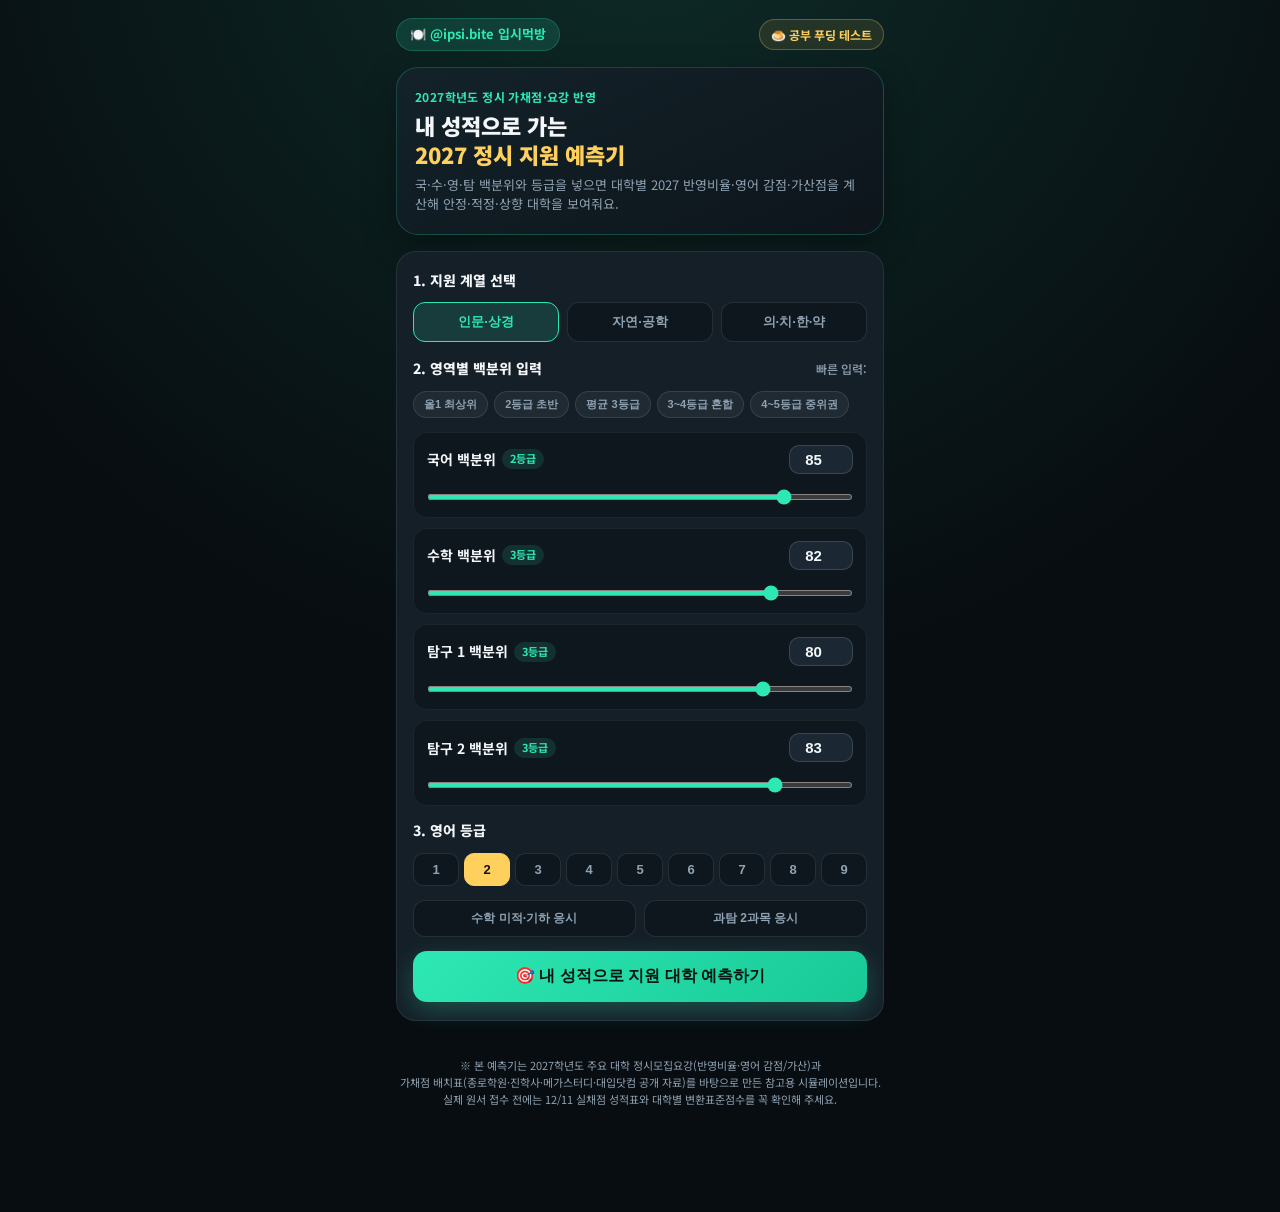
<file: predict/index.html>
<!DOCTYPE html>
<html lang="ko">
<head>
  <meta charset="UTF-8" />
  <meta name="viewport" content="width=device-width, initial-scale=1.0, maximum-scale=1.0, user-scalable=no" />
  <title>2027 정시 지원 예측기 | 입시먹방 @ipsi.bite</title>
  <meta name="description" content="국·수·영·탐 백분위와 등급을 입력하면 대학별 2027 정시 반영비율과 영어 감점을 계산해 안정·적정·상향 대학을 예측해 줍니다." />
  <link rel="preconnect" href="https://fonts.googleapis.com" />
  <link href="https://fonts.googleapis.com/css2?family=Noto+Sans+KR:wght@400;500;700;900&display=swap" rel="stylesheet" />
  <style>
    :root {
      --bg: #080d11;
      --bg2: #0f171e;
      --card: #151f28;
      --card2: #1b2833;
      --border: rgba(46, 232, 180, 0.22);
      --mint: #2ee8b4;
      --mint-dim: rgba(46, 232, 180, 0.14);
      --gold: #ffd05c;
      --blue: #58b4ff;
      --red: #ff6b7a;
      --text: #f3f7fa;
      --muted: #8fa2b2;
    }
    * { box-sizing: border-box; margin: 0; padding: 0; -webkit-tap-highlight-color: transparent; }
    body {
      font-family: 'Noto Sans KR', -apple-system, BlinkMacSystemFont, sans-serif;
      background: radial-gradient(circle at 50% -10%, rgba(46, 232, 180, 0.14), transparent 55%), var(--bg);
      color: var(--text);
      min-height: 100vh;
      line-height: 1.45;
      padding-bottom: 64px;
    }
    .wrap { max-width: 520px; margin: 0 auto; padding: 18px 16px 40px; }
    .top-bar {
      display: flex; align-items: center; justify-content: space-between;
      margin-bottom: 16px;
    }
    .brand {
      display: inline-flex; align-items: center; gap: 8px;
      background: var(--mint-dim); border: 1px solid var(--border);
      color: var(--mint); padding: 6px 13px; border-radius: 999px;
      font-size: 13px; font-weight: 700; text-decoration: none;
    }
    .link-mbti {
      font-size: 12px; color: var(--gold); text-decoration: none;
      background: rgba(255, 208, 92, 0.1); border: 1px solid rgba(255, 208, 92, 0.28);
      padding: 6px 11px; border-radius: 999px; font-weight: 700;
    }
    .hero {
      background: linear-gradient(155deg, #132229 0%, #0d151b 100%);
      border: 1px solid var(--border); border-radius: 22px;
      padding: 20px 18px; margin-bottom: 16px;
      box-shadow: 0 12px 32px rgba(0, 0, 0, 0.35);
    }
    .hero .eyebrow { font-size: 12px; font-weight: 700; color: var(--mint); letter-spacing: 0.4px; margin-bottom: 6px; }
    .hero h1 { font-size: 22px; font-weight: 900; line-height: 1.3; margin-bottom: 8px; }
    .hero h1 span { color: var(--gold); }
    .hero p { font-size: 13px; color: var(--muted); }

    .panel {
      background: var(--card); border: 1px solid rgba(255,255,255,0.08);
      border-radius: 20px; padding: 18px 16px; margin-bottom: 16px;
    }
    .sec-title {
      font-size: 14px; font-weight: 800; color: var(--text);
      margin-bottom: 12px; display: flex; align-items: center; justify-content: space-between;
    }
    .sec-title span { font-size: 12px; font-weight: 500; color: var(--muted); }

    .seg-group { display: grid; grid-template-columns: repeat(3, 1fr); gap: 8px; margin-bottom: 16px; }
    .seg-btn {
      background: var(--bg2); border: 1px solid rgba(255,255,255,0.1);
      color: var(--muted); padding: 10px 6px; border-radius: 12px;
      font-size: 13px; font-weight: 700; cursor: pointer; text-align: center; transition: 0.15s;
    }
    .seg-btn.active {
      background: var(--mint-dim); border-color: var(--mint); color: var(--mint);
    }

    .score-row {
      background: var(--bg2); border: 1px solid rgba(255,255,255,0.06);
      border-radius: 14px; padding: 12px 13px; margin-bottom: 10px;
    }
    .score-head { display: flex; align-items: center; justify-content: space-between; margin-bottom: 8px; }
    .score-name { font-size: 14px; font-weight: 700; display: flex; align-items: center; gap: 6px; }
    .grade-tag {
      font-size: 11px; font-weight: 700; padding: 2px 8px; border-radius: 999px;
      background: rgba(46, 232, 180, 0.12); color: var(--mint);
    }
    .score-input-wrap { display: flex; align-items: center; gap: 8px; }
    .num-input {
      width: 64px; background: var(--card2); border: 1px solid rgba(255,255,255,0.14);
      color: var(--text); font-size: 15px; font-weight: 800; text-align: center;
      border-radius: 10px; padding: 5px 4px; outline: none;
    }
    .num-input:focus { border-color: var(--mint); }
    input[type="range"] {
      width: 100%; accent-color: var(--mint); cursor: pointer; height: 6px;
    }

    .eng-grid { display: grid; grid-template-columns: repeat(9, 1fr); gap: 5px; margin-bottom: 14px; }
    .eng-btn {
      background: var(--bg2); border: 1px solid rgba(255,255,255,0.1);
      color: var(--muted); padding: 8px 0; border-radius: 10px;
      font-size: 13px; font-weight: 700; cursor: pointer; text-align: center;
    }
    .eng-btn.active { background: var(--gold); color: #111; border-color: var(--gold); }

    .check-row { display: flex; gap: 8px; flex-wrap: wrap; margin-bottom: 14px; }
    .chip-toggle {
      flex: 1; min-width: 140px;
      background: var(--bg2); border: 1px solid rgba(255,255,255,0.1);
      color: var(--muted); padding: 9px 10px; border-radius: 12px;
      font-size: 12px; font-weight: 700; cursor: pointer; text-align: center;
    }
    .chip-toggle.active {
      background: rgba(88, 180, 255, 0.14); border-color: var(--blue); color: var(--blue);
    }

    .preset-row { display: flex; gap: 6px; flex-wrap: wrap; margin-bottom: 14px; }
    .preset-btn {
      background: rgba(255,255,255,0.05); border: 1px solid rgba(255,255,255,0.1);
      color: var(--muted); font-size: 11px; font-weight: 600; padding: 5px 10px;
      border-radius: 999px; cursor: pointer;
    }
    .preset-btn:hover { color: var(--text); border-color: var(--mint); }

    .cta-btn {
      width: 100%; padding: 15px; border: none; border-radius: 14px;
      background: linear-gradient(135deg, var(--mint), #18c996);
      color: #061410; font-size: 16px; font-weight: 900; cursor: pointer;
      box-shadow: 0 8px 24px rgba(46, 232, 180, 0.25);
    }
    .cta-btn:active { transform: scale(0.99); }

    /* Summary Box */
    .summary-box {
      background: linear-gradient(145deg, #16262f, #111b22);
      border: 1px solid var(--mint); border-radius: 18px;
      padding: 16px; margin-bottom: 14px; display: none;
    }
    .summary-top { display: flex; justify-content: space-between; align-items: center; margin-bottom: 10px; }
    .summary-score { font-size: 26px; font-weight: 900; color: var(--gold); }
    .summary-score small { font-size: 13px; font-weight: 600; color: var(--muted); }
    .summary-stats { display: grid; grid-template-columns: repeat(3, 1fr); gap: 8px; text-align: center; }
    .stat-pill { background: rgba(0,0,0,0.28); padding: 8px 4px; border-radius: 12px; }
    .stat-pill b { display: block; font-size: 16px; }
    .stat-pill span { font-size: 11px; color: var(--muted); }

    /* Filter Tabs */
    .filter-bar { display: none; gap: 6px; overflow-x: auto; margin-bottom: 12px; padding-bottom: 4px; }
    .f-tab {
      white-space: nowrap; background: var(--card); border: 1px solid rgba(255,255,255,0.1);
      color: var(--muted); padding: 7px 13px; border-radius: 999px; font-size: 12px; font-weight: 700; cursor: pointer;
    }
    .f-tab.active { background: var(--text); color: #0b1014; border-color: var(--text); }

    /* Result Cards */
    .res-list { display: flex; flex-direction: column; gap: 10px; }
    .u-card {
      background: var(--card); border: 1px solid rgba(255,255,255,0.08);
      border-radius: 16px; padding: 14px 15px; transition: 0.15s;
    }
    .u-card.safe { border-left: 4px solid var(--mint); }
    .u-card.fit { border-left: 4px solid var(--blue); }
    .u-card.reach { border-left: 4px solid var(--gold); }
    .u-card.hard { border-left: 4px solid var(--red); opacity: 0.78; }

    .u-top { display: flex; justify-content: space-between; align-items: flex-start; gap: 8px; margin-bottom: 8px; }
    .u-name { font-size: 16px; font-weight: 800; }
    .u-dept { font-size: 13px; color: var(--muted); font-weight: 500; }
    .u-badge {
      font-size: 12px; font-weight: 800; padding: 4px 10px; border-radius: 999px; white-space: nowrap;
    }
    .b-safe { background: rgba(46, 232, 180, 0.16); color: var(--mint); }
    .b-fit { background: rgba(88, 180, 255, 0.16); color: var(--blue); }
    .b-reach { background: rgba(255, 208, 92, 0.16); color: var(--gold); }
    .b-hard { background: rgba(255, 107, 122, 0.16); color: var(--red); }

    .u-bars { display: flex; align-items: center; gap: 10px; margin-bottom: 8px; font-size: 12px; }
    .bar-bg { flex: 1; height: 8px; background: rgba(255,255,255,0.08); border-radius: 99px; overflow: hidden; position: relative; }
    .bar-fill { height: 100%; border-radius: 99px; }
    .u-meta { display: flex; flex-wrap: wrap; gap: 6px; font-size: 11px; color: var(--muted); }
    .u-tag { background: var(--bg2); padding: 3px 8px; border-radius: 6px; }
    .u-tip { margin-top: 7px; font-size: 12px; color: var(--mint); font-weight: 600; }

    .share-box {
      display: none; margin-top: 16px; background: var(--card2); border: 1px dashed var(--border);
      border-radius: 16px; padding: 14px; text-align: center;
    }
    .share-btn {
      margin-top: 10px; background: var(--bg); border: 1px solid var(--mint); color: var(--mint);
      padding: 10px 18px; border-radius: 12px; font-size: 13px; font-weight: 800; cursor: pointer;
    }
    .disclaimer {
      margin-top: 20px; font-size: 11px; color: var(--muted); line-height: 1.55; text-align: center;
    }
  </style>
</head>
<body>
  <div class="wrap">
    <div class="top-bar">
      <a class="brand" href="https://instagram.com/ipsi.bite" target="_blank">🍽️ @ipsi.bite 입시먹방</a>
      <a class="link-mbti" href="../">🍮 공부 푸딩 테스트</a>
    </div>

    <div class="hero">
      <div class="eyebrow">2027학년도 정시 가채점·요강 반영</div>
      <h1>내 성적으로 가는<br /><span>2027 정시 지원 예측기</span></h1>
      <p>국·수·영·탐 백분위와 등급을 넣으면 대학별 2027 반영비율·영어 감점·가산점을 계산해 안정·적정·상향 대학을 보여줘요.</p>
    </div>

    <div class="panel">
      <div class="sec-title">1. 지원 계열 선택</div>
      <div class="seg-group" id="trackGroup">
        <button class="seg-btn active" data-track="hum">인문·상경</button>
        <button class="seg-btn" data-track="nat">자연·공학</button>
        <button class="seg-btn" data-track="med">의·치·한·약</button>
      </div>

      <div class="sec-title">
        2. 영역별 백분위 입력
        <span>빠른 입력:</span>
      </div>
      <div class="preset-row">
        <button class="preset-btn" onclick="applyPreset(98,98,97,97,1)">올1 최상위</button>
        <button class="preset-btn" onclick="applyPreset(92,90,91,89,2)">2등급 초반</button>
        <button class="preset-btn" onclick="applyPreset(82,80,79,81,3)">평균 3등급</button>
        <button class="preset-btn" onclick="applyPreset(70,68,72,69,3)">3~4등급 혼합</button>
        <button class="preset-btn" onclick="applyPreset(58,55,60,57,4)">4~5등급 중위권</button>
      </div>

      <div class="score-row">
        <div class="score-head">
          <div class="score-name">국어 백분위 <span class="grade-tag" id="gKor">2등급</span></div>
          <div class="score-input-wrap">
            <input class="num-input" type="number" id="inKor" min="0" max="100" value="85" />
          </div>
        </div>
        <input type="range" id="rngKor" min="0" max="100" value="85" />
      </div>

      <div class="score-row">
        <div class="score-head">
          <div class="score-name">수학 백분위 <span class="grade-tag" id="gMath">3등급</span></div>
          <div class="score-input-wrap">
            <input class="num-input" type="number" id="inMath" min="0" max="100" value="82" />
          </div>
        </div>
        <input type="range" id="rngMath" min="0" max="100" value="82" />
      </div>

      <div class="score-row">
        <div class="score-head">
          <div class="score-name">탐구 1 백분위 <span class="grade-tag" id="gT1">3등급</span></div>
          <div class="score-input-wrap">
            <input class="num-input" type="number" id="inT1" min="0" max="100" value="80" />
          </div>
        </div>
        <input type="range" id="rngT1" min="0" max="100" value="80" />
      </div>

      <div class="score-row">
        <div class="score-head">
          <div class="score-name">탐구 2 백분위 <span class="grade-tag" id="gT2">3등급</span></div>
          <div class="score-input-wrap">
            <input class="num-input" type="number" id="inT2" min="0" max="100" value="83" />
          </div>
        </div>
        <input type="range" id="rngT2" min="0" max="100" value="83" />
      </div>

      <div class="sec-title" style="margin-top:14px;">3. 영어 등급</div>
      <div class="eng-grid" id="engGrid"></div>

      <div class="check-row">
        <button class="chip-toggle" id="btnCalc" onclick="toggleOpt('calc')">수학 미적·기하 응시</button>
        <button class="chip-toggle" id="btnSci" onclick="toggleOpt('sci')">과탐 2과목 응시</button>
      </div>

      <button class="cta-btn" onclick="runPredict()">🎯 내 성적으로 지원 대학 예측하기</button>
    </div>

    <div class="summary-box" id="summaryBox">
      <div class="summary-top">
        <div>
          <div style="font-size:12px; color:var(--mint); font-weight:700;">내 국·수·탐 평균 백분위</div>
          <div class="summary-score" id="sumAvg">82.5 <small>(평균 3.1등급)</small></div>
        </div>
        <div style="text-align:right; font-size:12px; color:var(--muted);" id="sumEng">영어 2등급</div>
      </div>
      <div class="summary-stats">
        <div class="stat-pill" style="cursor:pointer;" onclick="quickFilter('safe')"><b style="color:var(--mint);" id="cntSafe">0</b><span>🟢 안정</span></div>
        <div class="stat-pill" style="cursor:pointer;" onclick="quickFilter('fit')"><b style="color:var(--blue);" id="cntFit">0</b><span>🔵 적정</span></div>
        <div class="stat-pill" style="cursor:pointer;" onclick="quickFilter('reach')"><b style="color:var(--gold);" id="cntReach">0</b><span>🟡 소신·상향</span></div>
      </div>
    </div>

    <div class="filter-bar" id="filterBar">
      <button class="f-tab active" data-filter="all">전체 보기</button>
      <button class="f-tab" data-filter="safe">🟢 안정</button>
      <button class="f-tab" data-filter="fit">🔵 적정</button>
      <button class="f-tab" data-filter="reach">🟡 소신·상향</button>
      <button class="f-tab" data-gun="가">가군</button>
      <button class="f-tab" data-gun="나">나군</button>
      <button class="f-tab" data-gun="다">다군</button>
    </div>

    <div class="res-list" id="resList"></div>

    <div class="share-box" id="shareBox">
      <div style="font-size:14px; font-weight:800;">내 예측 결과 저장하고 친구랑 비교하기!</div>
      <div style="font-size:12px; color:var(--muted); margin-top:4px;">스토리 태그 @ipsi.bite 하면 목표 대학 잠금화면도 제작해 드려요 🍀</div>
      <button class="share-btn" onclick="copyResult()">📋 내 예측 결과 요약 복사하기</button>
    </div>

    <p class="disclaimer">
      ※ 본 예측기는 2027학년도 주요 대학 정시모집요강(반영비율·영어 감점/가산)과<br />
      가채점 배치표(종로학원·진학사·메가스터디·대입닷컴 공개 자료)를 바탕으로 만든 참고용 시뮬레이션입니다.<br />
      실제 원서 접수 전에는 12/11 실채점 성적표와 대학별 변환표준점수를 꼭 확인해 주세요.
    </p>
  </div>

  <script>
    // 2027 정시 주요 대학 DB (track, gun, name, dept, cutPct, w: [kor, math, eng, tam], engTable(1~9 penalty/score), mathBonus, sciBonus, tip)
    const UNIVERSE = [
      // 의약학계열
      { track:'med', gun:'가', name:'서울대', dept:'의예과', cut:99.3, w:[33.3,40.0,0,26.7], engPen:[0,0.5,2.0,4.0,6.0,8.0,10.0,12.0,14.0], mb:0, sb:0, tip:'수학 가중치 1.2배 · 교과평가 20% 반영' },
      { track:'med', gun:'가', name:'연세대', dept:'의예과', cut:99.1, w:[22.2,33.3,11.1,33.3], engPen:[0,1.5,3.5,6.0,9.0,12.0,15.0,18.0,21.0], mb:0, sb:3, tip:'과탐 응시 시 과목당 가산 · 영어 2등급 감점 큼' },
      { track:'med', gun:'가', name:'고려대', dept:'의과대학', cut:99.0, w:[31.25,37.5,0,31.25], engPen:[0,1.5,3.0,4.5,6.0,7.5,9.0,10.5,12.0], mb:0, sb:0, tip:'영어 2등급 감점 3점(1000점 기준)으로 비교적 완만' },
      { track:'med', gun:'가', name:'성균관대', dept:'의예과', cut:99.0, w:[30,40,10,20], engPen:[0,1.0,2.5,5.0,8.0,11.0,14.0,17.0,20.0], mb:0, sb:0, tip:'수학 40% 비중 높고 인적성 면접 P/F' },
      { track:'med', gun:'가', name:'한양대', dept:'의예과', cut:98.6, w:[25,40,10,25], engPen:[0,1.0,2.5,5.0,8.0,11.0,14.0,17.0,20.0], mb:0, sb:0, tip:'수학 40% · 탐구 25%' },
      { track:'med', gun:'나', name:'경희대', dept:'의예과', cut:98.5, w:[25,40,0,35], engPen:[0,1.5,3.5,6.0,9.0,12.0,15.0,18.0,21.0], mb:0, sb:3, tip:'수학 40% · 탐구 35%로 과탐 비중 큼' },
      { track:'med', gun:'다', name:'중앙대', dept:'의학부', cut:98.5, w:[30,35,0,35], engPen:[0,1.0,2.5,4.5,7.0,10.0,13.0,16.0,19.0], mb:0, sb:5, tip:'다군 최상위권 의대 · 과탐 5% 가산' },
      { track:'med', gun:'가', name:'서울대', dept:'약학계열', cut:97.4, w:[33.3,40.0,0,26.7], engPen:[0,0.5,2.0,4.0,6.0,8.0,10.0,12.0,14.0], mb:0, sb:0, tip:'수학 가중치 1.2배 · 교과평가 포함' },
      { track:'med', gun:'나', name:'성균관대', dept:'약학과', cut:96.4, w:[30,40,10,20], engPen:[0,1.0,2.5,5.0,8.0,11.0,14.0,17.0,20.0], mb:0, sb:0, tip:'수학 40% · 영어 10%' },
      { track:'med', gun:'가', name:'경희대', dept:'한의예과', cut:96.3, w:[25,40,0,35], engPen:[0,1.5,3.5,6.0,9.0,12.0,15.0,18.0,21.0], mb:0, sb:2, tip:'한의예 자연계열 기준 (인문은 별도 선발)' },
      { track:'med', gun:'다', name:'동국대', dept:'약학과', cut:95.6, w:[25,35,15,25], engPen:[0,1.0,2.5,4.5,7.0,10.0,13.0,16.0,19.0], mb:0, sb:0, tip:'다군 약대 대표 모집단위' },

      // 인문·상경 (최상위 ~ 인서울 ~ 수도권)
      { track:'hum', gun:'나', name:'서울대', dept:'경영·경제·정외', cut:97.8, w:[33.3,40.0,0,26.7], engPen:[0,0.5,2.0,4.0,6.0,8.0,10.0,12.0,14.0], mb:0, sb:0, tip:'인문도 수학 가중치 1.2배 · 영어 감점 적음' },
      { track:'hum', gun:'가', name:'연세대', dept:'경영·상경계열', cut:96.2, w:[33.3,33.3,16.7,16.7], engPen:[0,1.5,3.5,6.0,9.0,12.0,15.0,18.0,21.0], mb:0, sb:0, tip:'영어 반영비 16.7%로 1등급 유리' },
      { track:'hum', gun:'가', name:'고려대', dept:'경영·경제·정외', cut:96.0, w:[35.7,35.7,0,28.6], engPen:[0,1.5,3.0,4.5,6.0,7.5,9.0,10.5,12.0], mb:0, sb:0, tip:'국·수 균형 35.7% · 영어 감점 적은 편' },
      { track:'hum', gun:'나', name:'성균관대', dept:'글로벌경영·사과', cut:94.5, w:[40,40,10,10], engPen:[0,1.0,2.5,5.0,8.0,11.0,14.0,17.0,20.0], mb:0, sb:0, tip:'국·수 우수영역 45% 반영 · 탐구 비중 10%로 낮음' },
      { track:'hum', gun:'가', name:'서강대', dept:'경영·인문계열', cut:94.2, w:[40,40,0,20], engPen:[0,0.5,1.5,3.0,5.0,7.5,10.0,12.5,15.0], mb:0, sb:0, tip:'A/B유형 중 유리한 산식 자동 적용 · 영어 감점 매우 적음' },
      { track:'hum', gun:'가', name:'한양대', dept:'정책·경영·인문', cut:93.5, w:[35,35,10,20], engPen:[0,1.0,2.5,5.0,8.0,11.0,14.0,17.0,20.0], mb:0, sb:0, tip:'상경은 국35·수35, 인문은 국35·수30·탐25' },
      { track:'hum', gun:'가', name:'중앙대', dept:'경영·공공인재', cut:92.2, w:[30,40,0,30], engPen:[0,1.0,2.5,4.5,7.0,10.0,13.0,16.0,19.0], mb:0, sb:0, tip:'상경은 수학 40% · 인문은 국어 35%' },
      { track:'hum', gun:'나', name:'경희대', dept:'경영·사회·인문', cut:91.0, w:[35,35,0,30], engPen:[0,1.5,3.5,6.0,9.0,12.0,15.0,18.0,21.0], mb:0, sb:0, tip:'인문 국어 40% · 사회 국35·수35' },
      { track:'hum', gun:'가', name:'한국외대', dept:'ELLT·LD·어문', cut:89.8, w:[30,30,20,20], engPen:[0,1.2,2.8,5.0,8.0,11.0,14.0,17.0,20.0], mb:0, sb:0, tip:'영어 반영비 20%로 영어 1등급 강점' },
      { track:'hum', gun:'나', name:'서울시립대', dept:'세무·경영·인문', cut:90.0, w:[35,25,20,20], engPen:[0,1.2,3.0,5.5,8.5,11.5,14.5,17.5,20.5], mb:0, sb:0, tip:'국어 35% · 영어 20% 비중 높음' },
      { track:'hum', gun:'나', name:'건국대', dept:'경영·사과·인문', cut:88.8, w:[30,40,10,20], engPen:[0,0.8,2.0,4.0,6.5,9.5,12.5,15.5,18.5], mb:0, sb:0, tip:'영어 2등급 감점 적고 수학 40% 반영' },
      { track:'hum', gun:'나', name:'동국대', dept:'경찰행정·경영', cut:88.0, w:[35,25,15,25], engPen:[0,0.8,2.2,4.5,7.0,10.0,13.0,16.0,19.0], mb:0, sb:0, tip:'국어 35% · 수학 25%로 국어 강점자 유리' },
      { track:'hum', gun:'다', name:'홍익대', dept:'경영·인문계열', cut:87.2, w:[33.3,33.3,10,23.4], engPen:[0,1.0,2.5,4.5,7.0,10.0,13.0,16.0,19.0], mb:0, sb:0, tip:'다군 인기 대학 · 3개 영역 균형 반영' },
      { track:'hum', gun:'가', name:'국민대', dept:'경영·인문·자전', cut:84.8, w:[40,30,10,20], engPen:[0,0.8,2.0,4.5,7.5,10.5,13.5,16.5,19.5], mb:0, sb:0, tip:'국어 40% 반영 · 미래융합C는 수학 미반영' },
      { track:'hum', gun:'나', name:'숭실대', dept:'인문·경상계열', cut:83.8, w:[35,20,20,25], engPen:[0,0.0,2.0,5.0,8.5,12.0,15.5,19.0,22.0], mb:0, sb:0, tip:'영어 2등급도 1등급과 만점(감점 0점)!' },
      { track:'hum', gun:'나', name:'세종대', dept:'인문·경영·자전', cut:83.5, w:[30,30,20,20], engPen:[0,1.5,3.5,6.5,10.0,13.5,17.0,20.5,24.0], mb:0, sb:0, tip:'영어 2등급 감점이 다소 커서 1등급 유리' },
      { track:'hum', gun:'다', name:'단국대', dept:'경영·인문계열', cut:81.5, w:[35,25,20,20], engPen:[0,0.8,2.0,5.0,8.5,12.5,16.5,20.5,24.0], mb:0, sb:0, tip:'다군 인기 · 한국사 4등급까지 만점' },
      { track:'hum', gun:'나', name:'광운대', dept:'경영·인문계열', cut:80.2, w:[30,25,20,25], engPen:[0,1.0,2.5,5.0,8.0,11.5,15.0,18.5,22.0], mb:0, sb:0, tip:'국·탐 비중 균형 · 영어 20%' },
      { track:'hum', gun:'가', name:'명지대', dept:'인문·사회과학', cut:78.5, w:[35,25,20,20], engPen:[0,1.0,2.5,5.0,8.0,11.5,15.0,18.5,22.0], mb:0, sb:0, tip:'평균 3등급 초반~중반 핵심 인서울 라인' },
      { track:'hum', gun:'나', name:'상명대', dept:'인문·경영·글로벌', cut:77.2, w:[35,25,20,20], engPen:[0,1.0,2.5,5.0,8.0,11.5,15.0,18.5,22.0], mb:0, sb:0, tip:'국어 35% 반영 · 3등급 중반 적정' },
      { track:'hum', gun:'다', name:'가천대', dept:'경영·사회·인문', cut:78.0, w:[35,25,20,20], engPen:[0,1.0,2.5,5.0,8.0,11.5,15.0,18.5,22.0], mb:0, sb:0, tip:'우수영역 순 가중치 전형도 병행 가능' },
      { track:'hum', gun:'가', name:'인천대', dept:'경영·동북아·인문', cut:76.5, w:[35,25,15,25], engPen:[0,1.0,2.5,5.0,8.0,11.5,15.0,18.5,22.0], mb:0, sb:0, tip:'국립대 가성비 · 국어 35%' },
      { track:'hum', gun:'나', name:'한성대', dept:'인문·사회과학', cut:74.0, w:[35,25,20,20], engPen:[0,1.0,2.5,5.0,8.0,11.5,15.0,18.5,22.0], mb:0, sb:0, tip:'3등급 중후반 ~ 4등급 초반 안정권' },

      // 자연·공학
      { track:'nat', gun:'나', name:'서울대', dept:'첨단융합·공과대학', cut:96.8, w:[33.3,40.0,0,26.7], engPen:[0,0.5,2.0,4.0,6.0,8.0,10.0,12.0,14.0], mb:0, sb:0, tip:'수학 1.2배 가중 · 과탐Ⅱ 가산점 확인' },
      { track:'nat', gun:'가', name:'연세대', dept:'시스템반도체·공대', cut:95.4, w:[22.2,33.3,11.1,33.3], engPen:[0,1.5,3.5,6.0,9.0,12.0,15.0,18.0,21.0], mb:0, sb:3, tip:'수학·과탐 각 33.3% · 과탐 가산점' },
      { track:'nat', gun:'가', name:'고려대', dept:'반도체·공과대학', cut:95.3, w:[31.25,37.5,0,31.25], engPen:[0,1.5,3.0,4.5,6.0,7.5,9.0,10.5,12.0], mb:0, sb:0, tip:'수학 37.5% · 영어 2등급 감점 3점' },
      { track:'nat', gun:'나', name:'성균관대', dept:'반도체시스템·공학', cut:94.0, w:[30,40,10,20], engPen:[0,1.0,2.5,5.0,8.0,11.0,14.0,17.0,20.0], mb:0, sb:0, tip:'수학 40% · 탐구 20% 반영' },
      { track:'nat', gun:'가', name:'서강대', dept:'시스템반도체·공학', cut:93.5, w:[36.7,43.3,0,20], engPen:[0,0.5,1.5,3.0,5.0,7.5,10.0,12.5,15.0], mb:0, sb:0, tip:'수학 43.3% 반영 · 영어 감점 적음' },
      { track:'nat', gun:'가', name:'한양대', dept:'반도체·공과대학', cut:93.2, w:[25,40,10,25], engPen:[0,1.0,2.5,5.0,8.0,11.0,14.0,17.0,20.0], mb:0, sb:0, tip:'수학 40% · 탐구 25%' },
      { track:'nat', gun:'가', name:'중앙대', dept:'AI·소프트웨어·공대', cut:91.8, w:[30,35,0,35], engPen:[0,1.0,2.5,4.5,7.0,10.0,13.0,16.0,19.0], mb:0, sb:5, tip:'과탐 과목당 5% 가산점 적용' },
      { track:'nat', gun:'나', name:'경희대', dept:'정보전자·공과대학', cut:90.5, w:[25,40,0,35], engPen:[0,1.5,3.5,6.0,9.0,12.0,15.0,18.0,21.0], mb:0, sb:3, tip:'수학 40% · 과탐 35% + 가산점' },
      { track:'nat', gun:'나', name:'서울시립대', dept:'컴퓨터·전자전기', cut:89.5, w:[20,40,10,30], engPen:[0,1.0,2.5,5.0,8.0,11.5,15.0,18.5,22.0], mb:0, sb:2, tip:'수학 40% · 국어 비중 20%로 낮음' },
      { track:'nat', gun:'나', name:'건국대', dept:'스마트ICT·공대', cut:88.5, w:[20,40,10,30], engPen:[0,0.8,2.0,4.0,6.5,9.5,12.5,15.5,18.5], mb:0, sb:0, tip:'수학 40% · 영어 감점 적음' },
      { track:'nat', gun:'나', name:'동국대', dept:'컴퓨터·AI·공대', cut:87.8, w:[25,35,15,25], engPen:[0,0.8,2.2,4.5,7.0,10.0,13.0,16.0,19.0], mb:0, sb:2, tip:'국·수·탐 밸런스형 공대' },
      { track:'nat', gun:'다', name:'홍익대', dept:'컴퓨터·건축·공대', cut:87.0, w:[20,40,10,30], engPen:[0,1.0,2.5,4.5,7.0,10.0,13.0,16.0,19.0], mb:0, sb:2, tip:'다군 최상위 공학 라인' },
      { track:'nat', gun:'가', name:'서울과기대', dept:'AI·컴공·공대', cut:85.2, w:[20,35,20,25], engPen:[0,1.2,3.0,5.5,8.5,11.5,14.5,17.5,20.5], mb:2, sb:2, tip:'국립대 공대 강자 · 미기/과탐 가산' },
      { track:'nat', gun:'가', name:'국민대', dept:'자동차·SW·공대', cut:84.2, w:[30,40,10,20], engPen:[0,0.8,2.0,4.5,7.5,10.5,13.5,16.5,19.5], mb:0, sb:0, tip:'국어 30%·수학 40% 반영 (탐구 20%)' },
      { track:'nat', gun:'나', name:'숭실대', dept:'IT대학·공과대학', cut:83.5, w:[20,35,15,30], engPen:[0,0.0,2.0,5.0,8.5,12.0,15.5,19.0,22.0], mb:0, sb:0, tip:'영어 2등급 감점 0점! · 탐구 30%' },
      { track:'nat', gun:'나', name:'세종대', dept:'소프트웨어·공대', cut:83.2, w:[20,35,20,25], engPen:[0,0.8,2.5,5.5,9.0,12.5,16.0,19.5,23.0], mb:0, sb:0, tip:'SW·컴공 특성화 강점' },
      { track:'nat', gun:'나', name:'인하대', dept:'기계·항공·공대', cut:82.5, w:[25,35,10,30], engPen:[0,0.8,2.2,4.8,8.0,11.5,15.0,18.5,22.0], mb:0, sb:0, tip:'탐구 30% 반영 · 영어 2등급 감점 작음' },
      { track:'nat', gun:'다', name:'단국대', dept:'SW융합·공과대학', cut:81.2, w:[20,35,15,30], engPen:[0,0.8,2.0,5.0,8.5,12.5,16.5,20.5,24.0], mb:3, sb:3, tip:'미적/기하·과탐 각 5% 가산점!' },
      { track:'nat', gun:'가', name:'명지대', dept:'자연·공과대학', cut:77.8, w:[25,35,20,20], engPen:[0,1.0,2.5,5.0,8.0,11.5,15.0,18.5,22.0], mb:0, sb:0, tip:'평균 3등급 자연계 인서울/수도권 핵심' },
      { track:'nat', gun:'다', name:'가천대', dept:'AI·컴공·공대', cut:77.5, w:[25,35,20,20], engPen:[0,1.0,2.5,5.0,8.0,11.5,15.0,18.5,22.0], mb:0, sb:0, tip:'메디컬·IT 집중 투자' },
      { track:'nat', gun:'가', name:'인천대', dept:'공과·정보기술대', cut:76.0, w:[25,35,15,25], engPen:[0,1.0,2.5,5.0,8.0,11.5,15.0,18.5,22.0], mb:0, sb:0, tip:'국립대 · 평균 3등급 중반 적정' },
      { track:'nat', gun:'나', name:'한성대', dept:'IT공과대학', cut:73.5, w:[25,35,20,20], engPen:[0,1.0,2.5,5.0,8.0,11.5,15.0,18.5,22.0], mb:0, sb:0, tip:'3등급 중후반 ~ 4등급 초반 안정권' },

      // 인문·상경 (4~6등급대: 백분위 42~73 구간 대폭 보강)
      { track:'hum', gun:'가', name:'덕성여대', dept:'인문·사회과학', cut:73.0, w:[30,25,25,20], engPen:[0,1.0,2.5,5.0,8.0,11.5,15.0,18.5,22.0], mb:0, sb:0, tip:'우수영역 순 가중치 반영 가능' },
      { track:'hum', gun:'나', name:'동덕여대', dept:'인문·경영계열', cut:72.8, w:[35,25,20,20], engPen:[0,1.0,2.5,5.0,8.0,11.5,15.0,18.5,22.0], mb:0, sb:0, tip:'국·수 중 우수영역 35% 반영' },
      { track:'hum', gun:'다', name:'서울여대', dept:'인문·사회과학', cut:72.5, w:[30,25,25,20], engPen:[0,1.0,2.5,5.0,8.0,11.5,15.0,18.5,22.0], mb:0, sb:0, tip:'우수영역 순 35·30·20·15% 반영' },
      { track:'hum', gun:'가', name:'경기대', dept:'인문·관광·경영', cut:72.0, w:[35,25,20,20], engPen:[0,1.0,2.5,5.0,8.0,11.5,15.0,18.5,22.0], mb:0, sb:0, tip:'수원·서울 캠퍼스 · 국어 비중 높음' },
      { track:'hum', gun:'가', name:'서경대', dept:'인문·경영·글로벌', cut:71.2, w:[40,20,20,20], engPen:[0,1.0,2.5,5.0,8.0,11.5,15.0,18.5,22.0], mb:0, sb:0, tip:'인서울 · 우수영역 40% 반영' },
      { track:'hum', gun:'다', name:'삼육대', dept:'인문·경영학과', cut:69.5, w:[35,25,20,20], engPen:[0,1.0,2.5,5.0,8.0,11.5,15.0,18.5,22.0], mb:0, sb:0, tip:'우수영역 순 반영 · 인서울 4등급 적정' },
      { track:'hum', gun:'나', name:'충남대', dept:'인문·경상대학', cut:71.5, w:[35,25,20,20], engPen:[0,1.0,2.5,5.0,8.0,11.5,15.0,18.5,22.0], mb:0, sb:0, tip:'거점국립대 · 등록금 메리트' },
      { track:'hum', gun:'가', name:'충북대', dept:'인문·사회·경영', cut:66.5, w:[35,25,20,20], engPen:[0,1.0,2.5,5.0,8.0,11.5,15.0,18.5,22.0], mb:0, sb:0, tip:'거점국립대 · 4등급 초반 적정' },
      { track:'hum', gun:'나', name:'강원대', dept:'인문·경영(춘천)', cut:62.5, w:[35,25,20,20], engPen:[0,1.0,2.5,5.0,8.0,11.5,15.0,18.5,22.0], mb:0, sb:0, tip:'거점국립대 · 4등급 중반 적정' },
      { track:'hum', gun:'다', name:'수원대', dept:'경영·인문·자전', cut:63.5, w:[35,25,20,20], engPen:[0,1.0,2.5,5.0,8.0,11.5,15.0,18.5,22.0], mb:0, sb:0, tip:'수도권 통학 가능 · 4등급 중반' },
      { track:'hum', gun:'가', name:'강남대', dept:'사회복지·경영', cut:60.5, w:[35,25,20,20], engPen:[0,1.0,2.5,5.0,8.0,11.5,15.0,18.5,22.0], mb:0, sb:0, tip:'용인 수도권 · 4등급 후반~5등급 초반' },
      { track:'hum', gun:'나', name:'용인대', dept:'경영·관광·인문', cut:58.5, w:[35,25,20,20], engPen:[0,1.0,2.5,5.0,8.0,11.5,15.0,18.5,22.0], mb:0, sb:0, tip:'수도권 4~5등급 적정' },
      { track:'hum', gun:'다', name:'안양대', dept:'인문·경영·글로벌', cut:56.0, w:[35,25,20,20], engPen:[0,1.0,2.5,5.0,8.0,11.5,15.0,18.5,22.0], mb:0, sb:0, tip:'안양·강화 캠퍼스 · 5등급 초반 적정' },
      { track:'hum', gun:'가', name:'성결대', dept:'경영·사회·인문', cut:53.5, w:[35,25,20,20], engPen:[0,1.0,2.5,5.0,8.0,11.5,15.0,18.5,22.0], mb:0, sb:0, tip:'수도권 1호선 · 5등급 중반 적정' },
      { track:'hum', gun:'나', name:'한신대', dept:'인문·사회계열', cut:50.5, w:[35,25,20,20], engPen:[0,1.0,2.5,5.0,8.0,11.5,15.0,18.5,22.0], mb:0, sb:0, tip:'오산 수도권 · 5등급 중후반 적정' },
      { track:'hum', gun:'다', name:'대진대', dept:'인문·경영·공공', cut:47.0, w:[35,25,20,20], engPen:[0,1.0,2.5,5.0,8.0,11.5,15.0,18.5,22.0], mb:0, sb:0, tip:'경기 북부 · 5~6등급 적정' },
      { track:'hum', gun:'가', name:'평택대', dept:'국제·경영·사회', cut:43.0, w:[35,25,20,20], engPen:[0,1.0,2.5,5.0,8.0,11.5,15.0,18.5,22.0], mb:0, sb:0, tip:'경기 남부 · 6등급 초반 안정~적정' },

      // 자연·공학 (4~6등급대: 백분위 42~73 구간 대폭 보강)
      { track:'nat', gun:'가', name:'경기대', dept:'AI·컴공·공과대', cut:72.0, w:[25,35,20,20], engPen:[0,1.0,2.5,5.0,8.0,11.5,15.0,18.5,22.0], mb:0, sb:0, tip:'수원 광교 캠퍼스 · 3등급 후반 적정' },
      { track:'nat', gun:'가', name:'서경대', dept:'소프트웨어·이공', cut:70.5, w:[20,40,20,20], engPen:[0,1.0,2.5,5.0,8.0,11.5,15.0,18.5,22.0], mb:0, sb:0, tip:'인서울 · 우수영역 40% 반영' },
      { track:'nat', gun:'다', name:'삼육대', dept:'컴퓨터·보건·자연', cut:69.0, w:[25,35,20,20], engPen:[0,1.0,2.5,5.0,8.0,11.5,15.0,18.5,22.0], mb:0, sb:0, tip:'인서울 · 4등급 초반 공학/보건 적정' },
      { track:'nat', gun:'나', name:'충남대', dept:'공과·소프트웨어', cut:71.5, w:[25,35,20,20], engPen:[0,1.0,2.5,5.0,8.0,11.5,15.0,18.5,22.0], mb:0, sb:0, tip:'거점국립대 공대 · 가성비 최고' },
      { track:'nat', gun:'가', name:'한경국립대', dept:'ICT·공과대학', cut:65.5, w:[25,35,20,20], engPen:[0,1.0,2.5,5.0,8.0,11.5,15.0,18.5,22.0], mb:0, sb:0, tip:'경기도 유일 국립대 · 4등급 초반' },
      { track:'nat', gun:'가', name:'충북대', dept:'전자·컴공·공과대', cut:66.0, w:[25,35,20,20], engPen:[0,1.0,2.5,5.0,8.0,11.5,15.0,18.5,22.0], mb:0, sb:0, tip:'거점국립대 · 4등급 초반 적정' },
      { track:'nat', gun:'나', name:'강원대', dept:'IT·공과대학(춘천)', cut:62.0, w:[25,35,20,20], engPen:[0,1.0,2.5,5.0,8.0,11.5,15.0,18.5,22.0], mb:0, sb:0, tip:'거점국립대 · 4등급 중반 적정' },
      { track:'nat', gun:'다', name:'수원대', dept:'데이터·컴공·공과', cut:63.0, w:[25,35,20,20], engPen:[0,1.0,2.5,5.0,8.0,11.5,15.0,18.5,22.0], mb:0, sb:0, tip:'수도권 통학 가능 · 4등급 중반' },
      { track:'nat', gun:'가', name:'강남대', dept:'소프트웨어·ICT', cut:59.5, w:[25,35,20,20], engPen:[0,1.0,2.5,5.0,8.0,11.5,15.0,18.5,22.0], mb:0, sb:0, tip:'용인 기흥 · 4~5등급 IT 적정' },
      { track:'nat', gun:'다', name:'안양대', dept:'스마트소프트웨어', cut:55.0, w:[25,35,20,20], engPen:[0,1.0,2.5,5.0,8.0,11.5,15.0,18.5,22.0], mb:0, sb:0, tip:'수도권 5등급 초반 적정' },
      { track:'nat', gun:'가', name:'성결대', dept:'컴퓨터·정보통신', cut:53.0, w:[25,35,20,20], engPen:[0,1.0,2.5,5.0,8.0,11.5,15.0,18.5,22.0], mb:0, sb:0, tip:'수도권 1호선 · 5등급 중반 적정' },
      { track:'nat', gun:'나', name:'한신대', dept:'AI·SW·이공계열', cut:49.5, w:[25,35,20,20], engPen:[0,1.0,2.5,5.0,8.0,11.5,15.0,18.5,22.0], mb:0, sb:0, tip:'오산 수도권 · 5등급 중후반 적정' },
      { track:'nat', gun:'다', name:'대진대', dept:'스마트공학·컴공', cut:46.5, w:[25,35,20,20], engPen:[0,1.0,2.5,5.0,8.0,11.5,15.0,18.5,22.0], mb:0, sb:0, tip:'경기 북부 · 5~6등급 적정' },
      { track:'nat', gun:'가', name:'평택대', dept:'스마트모빌리티·ICT', cut:42.5, w:[25,35,20,20], engPen:[0,1.0,2.5,5.0,8.0,11.5,15.0,18.5,22.0], mb:0, sb:0, tip:'경기 남부 · 6등급 초반 안정~적정' },

      // [대폭 보강] 인문·상경 단과대 세분화 + 수도권/지방거점/주요 사립대 촘촘한 컷 (1~2점 간격)
      { track:'hum', gun:'가', name:'서울대', dept:'인문·사범계열', cut:97.0, w:[33.3,40,0,26.7], engPen:[0,0.5,2.0,4.0,6.0,8.0,10.0,12.0,14.0], mb:0, sb:0, tip:'경영·정외 대비 소폭 낮은 컷 · 수학 비중 40%' },
      { track:'hum', gun:'가', name:'연세대', dept:'인문·어문·신학', cut:95.2, w:[33.3,33.3,16.7,16.7], engPen:[0,1.5,3.5,6.0,8.5,11.0,13.5,16.0,18.5], mb:0, sb:0, tip:'영어 16.7% · 어문계열은 소폭 안정' },
      { track:'hum', gun:'가', name:'고려대', dept:'인문·어문·자전', cut:94.9, w:[35.7,35.7,0,28.6], engPen:[0,0.6,1.8,3.6,5.8,8.0,10.2,12.4,14.6], mb:0, sb:0, tip:'영어 감점 적어 2등급도 충분히 승부 가능' },
      { track:'hum', gun:'가', name:'성균관대', dept:'인문과학·사회과학', cut:93.6, w:[40,40,10,10], engPen:[0,1.0,2.5,5.0,8.0,11.0,14.0,17.0,20.0], mb:0, sb:0, tip:'글로벌계열 대비 1점대 낮은 인문·사과 컷' },
      { track:'hum', gun:'가', name:'한양대', dept:'사범·어문·미디어', cut:92.6, w:[35,30,10,25], engPen:[0,0.5,1.5,3.0,5.0,7.0,9.0,11.0,13.0], mb:0, sb:0, tip:'비상경 인문계열은 탐구 25% 반영' },
      { track:'hum', gun:'나', name:'중앙대', dept:'인문·어문·사범', cut:91.3, w:[35,30,0,35], engPen:[0,0.5,1.5,3.0,5.0,7.5,10.0,12.5,15.0], mb:0, sb:0, tip:'인문대는 국어 35%·탐구 35%로 수학 부담↓' },
      { track:'hum', gun:'가', name:'경희대', dept:'인문·자율전공', cut:90.2, w:[40,25,0,35], engPen:[0,0.5,2.0,4.5,7.5,10.5,13.5,16.5,19.5], mb:0, sb:0, tip:'인문계열 국어 40% 반영으로 국어 강점자 유리' },
      { track:'hum', gun:'가', name:'한국외대', dept:'서울캠 어문·사회', cut:88.9, w:[30,30,20,20], engPen:[0,0.5,1.5,3.5,6.0,9.0,12.0,15.0,18.0], mb:0, sb:0, tip:'영어 20% 비중 · 어문계열 다수 모집' },
      { track:'hum', gun:'나', name:'서울시립대', dept:'도시행정·인문', cut:89.1, w:[35,25,20,20], engPen:[0,0.6,2.0,4.0,6.5,9.0,11.5,14.0,16.5], mb:0, sb:0, tip:'국어 35%·영어 20% · 등록금 메리트' },
      { track:'hum', gun:'나', name:'건국대', dept:'인문·문과대학', cut:87.8, w:[40,25,10,25], engPen:[0,0.5,1.8,4.0,7.0,10.0,13.0,16.0,19.0], mb:0, sb:0, tip:'문과대학은 국어 40%로 수학 비중 낮음' },
      { track:'hum', gun:'가', name:'동국대', dept:'문과·사회·사범', cut:87.1, w:[35,25,15,25], engPen:[0,0.5,1.8,4.0,6.5,9.5,12.5,15.5,18.5], mb:0, sb:0, tip:'인문·사범계열은 경찰행정·경영 대비 소폭 안정' },
      { track:'hum', gun:'다', name:'홍익대', dept:'인문·법학·사범', cut:86.2, w:[33.3,33.3,10,23.4], engPen:[0,0.6,2.0,4.5,7.5,11.0,14.5,18.0,21.5], mb:0, sb:0, tip:'다군 상위권 핵심 라인' },
      { track:'hum', gun:'나', name:'숙명여대', dept:'경영·정외·미디어', cut:85.8, w:[35,25,20,20], engPen:[0,0.5,2.0,4.5,7.5,10.5,13.5,16.5,19.5], mb:0, sb:0, tip:'여대 최상위 인기 학과' },
      { track:'hum', gun:'가', name:'숙명여대', dept:'인문·어문·교육', cut:84.4, w:[35,25,20,20], engPen:[0,0.5,2.0,4.5,7.5,10.5,13.5,16.5,19.5], mb:0, sb:0, tip:'국어 35%·영어 20% 반영' },
      { track:'hum', gun:'나', name:'국민대', dept:'인문·어문·교육', cut:83.6, w:[40,30,10,20], engPen:[0,0.6,2.0,4.5,7.5,11.0,14.5,18.0,21.5], mb:0, sb:0, tip:'국어 40% 강점자 유리' },
      { track:'hum', gun:'가', name:'숭실대', dept:'인문·사회·법학', cut:82.6, w:[35,20,20,25], engPen:[0,0.0,2.0,4.5,7.5,11.0,14.5,18.0,21.5], mb:0, sb:0, tip:'영어 2등급까지 감점 없음 · 수학 20%' },
      { track:'hum', gun:'나', name:'성신여대', dept:'경영·법학·미디어', cut:82.0, w:[30,25,25,20], engPen:[0,0.6,2.2,5.0,8.0,11.5,15.0,18.5,22.0], mb:0, sb:0, tip:'수시 이월 많은 편 · 국·영 강점 유리' },
      { track:'hum', gun:'가', name:'성신여대', dept:'인문·어문·사회', cut:80.8, w:[30,25,25,20], engPen:[0,0.6,2.2,5.0,8.0,11.5,15.0,18.5,22.0], mb:0, sb:0, tip:'2~3등급 초반 여대 선호 라인' },
      { track:'hum', gun:'다', name:'단국대', dept:'문과·사회·어문', cut:80.5, w:[35,25,20,20], engPen:[0,0.6,2.0,4.5,7.5,11.0,14.5,18.0,21.5], mb:0, sb:0, tip:'다군 지원 카드 중 단골 선택' },
      { track:'hum', gun:'나', name:'한국항공대', dept:'경영·항공교통물류', cut:81.8, w:[30,30,20,20], engPen:[0,0.8,2.2,5.0,8.0,11.5,15.0,18.5,22.0], mb:0, sb:0, tip:'항공교통·물류 특성화 인기' },
      { track:'hum', gun:'가', name:'부산대', dept:'경영·경제·사회', cut:81.5, w:[35,25,20,20], engPen:[0,0.5,2.0,4.5,7.5,11.0,14.5,18.0,21.5], mb:0, sb:0, tip:'지거국 1티어 · 등록금·취업 강점' },
      { track:'hum', gun:'나', name:'경북대', dept:'경상·행정·인문', cut:79.8, w:[35,25,20,20], engPen:[0,0.5,2.0,4.5,7.5,11.0,14.5,18.0,21.5], mb:0, sb:0, tip:'지거국 핵심 · 3등급 초반 안정~적정' },
      { track:'hum', gun:'다', name:'인하대', dept:'경영·아태물류·사과', cut:82.8, w:[35,25,20,20], engPen:[0,0.6,2.0,4.5,7.5,11.0,14.5,18.0,21.5], mb:0, sb:0, tip:'아태물류·경영 인기 · 다군 포함' },
      { track:'hum', gun:'가', name:'아주대', dept:'경영·금융·인문', cut:82.2, w:[35,25,20,20], engPen:[0,0.6,2.0,4.5,7.5,11.0,14.5,18.0,21.5], mb:0, sb:0, tip:'수원 광교 · 경영/금융공학과 강세' },
      { track:'hum', gun:'가', name:'명지대', dept:'어문·인문·법학', cut:77.4, w:[35,25,20,20], engPen:[0,0.8,2.2,5.0,8.0,11.5,15.0,18.5,22.0], mb:0, sb:0, tip:'서울 인문캠 · 3등급 중반 적정' },
      { track:'hum', gun:'다', name:'가천대', dept:'자유전공·어문', cut:76.8, w:[35,25,20,20], engPen:[0,0.8,2.2,5.0,8.0,11.5,15.0,18.5,22.0], mb:0, sb:0, tip:'다군 수도권 통학 편리' },
      { track:'hum', gun:'나', name:'전남대', dept:'경영·행정·인문', cut:75.5, w:[35,25,20,20], engPen:[0,0.8,2.0,4.5,7.5,11.0,14.5,18.0,21.5], mb:0, sb:0, tip:'호남권 거점국립대' },
      { track:'hum', gun:'가', name:'전북대', dept:'상경·사회·인문', cut:71.8, w:[35,25,20,20], engPen:[0,1.0,2.5,5.0,8.0,11.5,15.0,18.5,22.0], mb:0, sb:0, tip:'거점국립대 · 3~4등급 적정' },
      { track:'hum', gun:'나', name:'가톨릭대', dept:'인문·사회·경영(성심)', cut:76.0, w:[35,25,20,20], engPen:[0,0.8,2.2,5.0,8.0,11.5,15.0,18.5,22.0], mb:0, sb:0, tip:'부천 역곡 · 서울 생활권' },
      { track:'hum', gun:'다', name:'한국외대(글로벌)', dept:'경상·어문·자전', cut:75.2, w:[30,30,20,20], engPen:[0,0.8,2.2,5.0,8.0,11.5,15.0,18.5,22.0], mb:0, sb:0, tip:'이중전공·캠퍼스 간 교류 활발' },
      { track:'hum', gun:'가', name:'한양대(ERICA)', dept:'경상·언론·인문', cut:79.2, w:[35,25,20,20], engPen:[0,0.6,2.0,4.5,7.5,11.0,14.5,18.0,21.5], mb:0, sb:0, tip:'안산 4호선 · 언론정보·광고홍보 인기' },
      { track:'hum', gun:'나', name:'고려대(세종)', dept:'공공정책·글로벌경영', cut:74.5, w:[35,25,20,20], engPen:[0,0.8,2.2,5.0,8.0,11.5,15.0,18.5,22.0], mb:0, sb:0, tip:'3등급 후반~4등급 초반 적정' },
      { track:'hum', gun:'다', name:'단국대(천안)', dept:'외국어·공공·경영', cut:70.2, w:[35,25,20,20], engPen:[0,1.0,2.5,5.0,8.0,11.5,15.0,18.5,22.0], mb:0, sb:0, tip:'4등급 초반 다군 인기 라인' },
      { track:'hum', gun:'나', name:'연세대(미래)', dept:'경영·글로벌행정', cut:73.2, w:[35,25,20,20], engPen:[0,1.0,2.5,5.0,8.0,11.5,15.0,18.5,22.0], mb:0, sb:0, tip:'원주 캠퍼스 · 3등급 후반 적정' },
      { track:'hum', gun:'가', name:'부경대', dept:'경영·경제·국제통상', cut:70.8, w:[35,25,20,20], engPen:[0,1.0,2.5,5.0,8.0,11.5,15.0,18.5,22.0], mb:0, sb:0, tip:'부산 국립대 · 등록금 저렴' },
      { track:'hum', gun:'나', name:'경상국립대', dept:'경영·행정·인문', cut:68.0, w:[35,25,20,20], engPen:[0,1.0,2.5,5.0,8.0,11.5,15.0,18.5,22.0], mb:0, sb:0, tip:'진주 거점국립대 · 4등급 초반' },
      { track:'hum', gun:'다', name:'계명대', dept:'경영·경찰·인문', cut:67.2, w:[35,25,20,20], engPen:[0,1.0,2.5,5.0,8.0,11.5,15.0,18.5,22.0], mb:0, sb:0, tip:'대구권 대표 사립대' },
      { track:'hum', gun:'가', name:'영남대', dept:'경영·행정·인문', cut:65.0, w:[35,25,20,20], engPen:[0,1.0,2.5,5.0,8.0,11.5,15.0,18.5,22.0], mb:0, sb:0, tip:'대구/경산 · 4등급 중반 적정' },
      { track:'hum', gun:'나', name:'한남대', dept:'경영·사회·인문', cut:61.8, w:[35,25,20,20], engPen:[0,1.0,2.5,5.0,8.0,11.5,15.0,18.5,22.0], mb:0, sb:0, tip:'대전권 사립대 · 4등급 중후반' },
      { track:'hum', gun:'다', name:'을지대', dept:'의료홍보·보건경영', cut:64.2, w:[35,25,20,20], engPen:[0,1.0,2.5,5.0,8.0,11.5,15.0,18.5,22.0], mb:0, sb:0, tip:'성남/의정부 수도권 · 4등급 중반' },
      { track:'hum', gun:'가', name:'서원대·청주대', dept:'경영·사범·인문', cut:57.2, w:[35,25,20,20], engPen:[0,1.0,2.5,5.0,8.0,11.5,15.0,18.5,22.0], mb:0, sb:0, tip:'충청권 5등급 초반 적정' },
      { track:'hum', gun:'나', name:'협성대', dept:'경영·사회복지·인문', cut:54.8, w:[35,25,20,20], engPen:[0,1.0,2.5,5.0,8.0,11.5,15.0,18.5,22.0], mb:0, sb:0, tip:'화성 봉담 수도권 · 5등급 중반' },
      { track:'hum', gun:'다', name:'루터대·칼빈대', dept:'사회복지·상담·인문', cut:45.2, w:[35,25,20,20], engPen:[0,1.0,2.5,5.0,8.0,11.5,15.0,18.5,22.0], mb:0, sb:0, tip:'용인 수도권 · 5~6등급 안정~적정' },
      { track:'hum', gun:'나', name:'신한대', dept:'글로벌·경영·사회', cut:52.0, w:[35,25,20,20], engPen:[0,1.0,2.5,5.0,8.0,11.5,15.0,18.5,22.0], mb:0, sb:0, tip:'의정부 1호선 · 5등급 중후반 적정' },
      { track:'hum', gun:'가', name:'중부대', dept:'경찰행정·경영(고양)', cut:49.0, w:[35,25,20,20], engPen:[0,1.0,2.5,5.0,8.0,11.5,15.0,18.5,22.0], mb:0, sb:0, tip:'고양 캠퍼스 · 5등급 후반 적정' },
      { track:'hum', gun:'다', name:'화성의과학대', dept:'사회·스포츠·경영', cut:40.5, w:[35,25,20,20], engPen:[0,1.0,2.5,5.0,8.0,11.5,15.0,18.5,22.0], mb:0, sb:0, tip:'경기 남부 · 6등급 적정' },

      // [대폭 보강] 자연·공학 단과대 세분화 + 수도권/지방거점/주요 사립대 촘촘한 컷 (1~2점 간격)
      { track:'nat', gun:'나', name:'서울대', dept:'자연과학·농생명', cut:97.2, w:[33.3,40,0,26.7], engPen:[0,0.5,2.0,4.0,6.0,8.0,10.0,12.0,14.0], mb:0, sb:0, tip:'컴공·전기 대비 소폭 낮은 자연과학 컷' },
      { track:'nat', gun:'가', name:'연세대', dept:'자연·생활·화생공', cut:95.3, w:[22.2,33.3,11.1,33.3], engPen:[0,1.5,3.5,6.0,8.5,11.0,13.5,16.0,18.5], mb:0, sb:3, tip:'과탐 33.3% + 과탐 가산 3%' },
      { track:'nat', gun:'가', name:'고려대', dept:'이과·생명·화공', cut:95.0, w:[31.3,37.5,0,31.2], engPen:[0,0.6,1.8,3.6,5.8,8.0,10.2,12.4,14.6], mb:0, sb:3, tip:'영어 감점 적음 · 이과/생명 라인' },
      { track:'nat', gun:'가', name:'성균관대', dept:'공학계열·자연과학', cut:93.7, w:[25,40,10,25], engPen:[0,1.0,2.5,5.0,8.0,11.0,14.0,17.0,20.0], mb:0, sb:3, tip:'반도체·소프트웨어 대비 소폭 안정' },
      { track:'nat', gun:'가', name:'서강대', dept:'자연과학·화생공·기계', cut:93.5, w:[35,45,0,20], engPen:[0,0.3,0.8,1.5,2.5,3.8,5.5,7.5,9.5], mb:0, sb:0, tip:'영어 2~3등급도 감점 매우 작음' },
      { track:'nat', gun:'가', name:'한양대', dept:'자연과학·공대(일반)', cut:92.7, w:[25,40,10,25], engPen:[0,0.5,1.5,3.0,5.0,7.0,9.0,11.0,13.0], mb:0, sb:3, tip:'과탐 가산 · 미적/기하 필수 체크' },
      { track:'nat', gun:'가', name:'중앙대', dept:'자연과학·생명공학', cut:91.2, w:[25,35,0,40], engPen:[0,0.5,1.5,3.0,5.0,7.5,10.0,12.5,15.0], mb:0, sb:3, tip:'과탐 40% 비중 높음' },
      { track:'nat', gun:'나', name:'경희대', dept:'이과·생명·공대(국제)', cut:89.5, w:[25,35,0,40], engPen:[0,0.5,2.0,4.5,7.5,10.5,13.5,16.5,19.5], mb:0, sb:4, tip:'과탐 가산점 영향력 큰 편' },
      { track:'nat', gun:'가', name:'서울시립대', dept:'자연과학·건축·환경', cut:88.4, w:[20,40,10,30], engPen:[0,0.6,2.0,4.0,6.5,9.0,11.5,14.0,16.5], mb:0, sb:4, tip:'수학 40% · 등록금 메리트' },
      { track:'nat', gun:'나', name:'건국대', dept:'이과·공대·상허생명', cut:88.0, w:[25,35,10,30], engPen:[0,0.5,1.8,4.0,7.0,10.0,13.0,16.0,19.0], mb:0, sb:3, tip:'영어 2등급 감점 적은 편' },
      { track:'nat', gun:'나', name:'동국대', dept:'이과·바이오·공과', cut:87.0, w:[25,35,15,25], engPen:[0,0.5,1.8,4.0,6.5,9.5,12.5,15.5,18.5], mb:3, sb:3, tip:'미적/기하·과탐 가산 각각 3%' },
      { track:'nat', gun:'다', name:'홍익대', dept:'공과·자율전공(자연)', cut:86.5, w:[20,35,10,35], engPen:[0,0.6,2.0,4.5,7.5,11.0,14.5,18.0,21.5], mb:3, sb:3, tip:'다군 상위 공대 · 수학+과탐 70%' },
      { track:'nat', gun:'가', name:'서울과기대', dept:'IT·기계·화공·자연', cut:84.6, w:[20,35,15,30], engPen:[0,0.6,2.0,4.5,7.5,11.0,14.5,18.0,21.5], mb:5, sb:3, tip:'국립대 가성비 · 미적/기하 5% 가산' },
      { track:'nat', gun:'가', name:'부산대', dept:'기계·전자·화공·자연', cut:83.0, w:[25,35,20,20], engPen:[0,0.5,2.0,4.5,7.5,11.0,14.5,18.0,21.5], mb:3, sb:3, tip:'지거국 공대 1티어 · 취업률 최상' },
      { track:'nat', gun:'다', name:'인하대', dept:'기계·전자·컴공·자연', cut:83.4, w:[25,35,15,25], engPen:[0,0.6,2.0,4.5,7.5,11.0,14.5,18.0,21.5], mb:3, sb:3, tip:'전통 공대 강자 · 다군 지원 활발' },
      { track:'nat', gun:'가', name:'아주대', dept:'전자·기계·소프트웨어', cut:83.2, w:[25,35,15,25], engPen:[0,0.6,2.0,4.5,7.5,11.0,14.5,18.0,21.5], mb:3, sb:3, tip:'삼성전자·IT 연계 강점' },
      { track:'nat', gun:'나', name:'국민대', dept:'자동차·소프트웨어·자연', cut:82.5, w:[20,35,15,30], engPen:[0,0.6,2.0,4.5,7.5,11.0,14.5,18.0,21.5], mb:0, sb:3, tip:'자동차공학·SW 특성화' },
      { track:'nat', gun:'가', name:'숭실대', dept:'자연·건축·정보통계', cut:81.6, w:[20,35,20,25], engPen:[0,0.0,2.0,4.5,7.5,11.0,14.5,18.0,21.5], mb:4, sb:3, tip:'영어 2등급 감점 0점!' },
      { track:'nat', gun:'나', name:'경북대', dept:'전자·컴퓨터·공대', cut:80.8, w:[25,35,20,20], engPen:[0,0.5,2.0,4.5,7.5,11.0,14.5,18.0,21.5], mb:3, sb:3, tip:'IT·전자 특성화 지거국' },
      { track:'nat', gun:'나', name:'광운대', dept:'자연·화학·환경', cut:79.4, w:[20,35,20,25], engPen:[0,0.6,2.0,4.5,7.5,11.0,14.5,18.0,21.5], mb:3, sb:3, tip:'전자·SW 외 일반 이공계 라인' },
      { track:'nat', gun:'다', name:'단국대', dept:'자연·건축·이공', cut:79.6, w:[20,35,20,25], engPen:[0,0.6,2.0,4.5,7.5,11.0,14.5,18.0,21.5], mb:3, sb:3, tip:'죽전 캠퍼스 · 다군 3등급 초반' },
      { track:'nat', gun:'가', name:'한양대(ERICA)', dept:'공학·약학외·소융', cut:81.0, w:[20,35,15,30], engPen:[0,0.6,2.0,4.5,7.5,11.0,14.5,18.0,21.5], mb:3, sb:3, tip:'소프트웨어·로봇공학 강세' },
      { track:'nat', gun:'가', name:'한국항공대', dept:'항공우주·기계·전자', cut:82.4, w:[20,35,20,25], engPen:[0,0.8,2.2,5.0,8.0,11.5,15.0,18.5,22.0], mb:3, sb:3, tip:'항공우주공학 대표 대학' },
      { track:'nat', gun:'가', name:'명지대', dept:'자연·기계·화공(용인)', cut:76.5, w:[20,35,20,25], engPen:[0,0.8,2.2,5.0,8.0,11.5,15.0,18.5,22.0], mb:3, sb:3, tip:'용인 자연캠 · 3등급 중반 적정' },
      { track:'nat', gun:'다', name:'가천대', dept:'컴공·바이오·공과', cut:77.2, w:[25,35,20,20], engPen:[0,0.8,2.2,5.0,8.0,11.5,15.0,18.5,22.0], mb:0, sb:3, tip:'성남 가천대역 초역세권' },
      { track:'nat', gun:'나', name:'상명대', dept:'SW·휴먼지능·공대', cut:76.0, w:[20,35,20,25], engPen:[0,0.8,2.2,5.0,8.0,11.5,15.0,18.5,22.0], mb:3, sb:3, tip:'인서울 3등급 중후반 이공계' },
      { track:'nat', gun:'가', name:'인천대', dept:'컴공·전자·공과대학', cut:75.5, w:[25,35,15,25], engPen:[0,0.8,2.2,5.0,8.0,11.5,15.0,18.5,22.0], mb:3, sb:3, tip:'송도 국립대 · 등록금 저렴' },
      { track:'nat', gun:'나', name:'가톨릭대', dept:'컴공·의생명·AI', cut:75.0, w:[25,35,20,20], engPen:[0,0.8,2.2,5.0,8.0,11.5,15.0,18.5,22.0], mb:0, sb:3, tip:'의생명·AI 특성화' },
      { track:'nat', gun:'나', name:'전남대', dept:'공과·AI·전자', cut:74.2, w:[25,35,20,20], engPen:[0,0.8,2.0,4.5,7.5,11.0,14.5,18.0,21.5], mb:3, sb:3, tip:'거점국립대 · 3등급 후반 적정' },
      { track:'nat', gun:'나', name:'한성대', dept:'IT공과·AI응용', cut:73.0, w:[25,35,20,20], engPen:[0,1.0,2.5,5.0,8.0,11.5,15.0,18.5,22.0], mb:0, sb:0, tip:'인서울 · 3등급 후반~4등급 초반' },
      { track:'nat', gun:'가', name:'전북대', dept:'공과·IT·자연과학', cut:70.0, w:[25,35,20,20], engPen:[0,1.0,2.5,5.0,8.0,11.5,15.0,18.5,22.0], mb:2, sb:2, tip:'거점국립대 · 4등급 초반' },
      { track:'nat', gun:'가', name:'부경대', dept:'공과·수산생명·IT', cut:69.5, w:[25,35,20,20], engPen:[0,1.0,2.5,5.0,8.0,11.5,15.0,18.5,22.0], mb:2, sb:2, tip:'부산 국립대 · 4등급 초반' },
      { track:'nat', gun:'다', name:'단국대(천안)', dept:'보건·바이오·공과', cut:68.5, w:[25,35,20,20], engPen:[0,1.0,2.5,5.0,8.0,11.5,15.0,18.5,22.0], mb:0, sb:0, tip:'천안캠퍼스 보건/과학 강세' },
      { track:'nat', gun:'나', name:'경상국립대', dept:'항공우주·공과·자연', cut:67.0, w:[25,35,20,20], engPen:[0,1.0,2.5,5.0,8.0,11.5,15.0,18.5,22.0], mb:2, sb:2, tip:'진주 거점국립대 · 항공우주 특성화' },
      { track:'nat', gun:'다', name:'한국공학대', dept:'반도체·기계·컴공', cut:67.8, w:[25,35,20,20], engPen:[0,1.0,2.5,5.0,8.0,11.5,15.0,18.5,22.0], mb:3, sb:0, tip:'시흥 산학협력 공대 취업률 높음' },
      { track:'nat', gun:'가', name:'을지대', dept:'간호·물리치료·임상병리', cut:74.5, w:[25,30,25,20], engPen:[0,0.8,2.2,5.0,8.0,11.5,15.0,18.5,22.0], mb:0, sb:0, tip:'보건계열 최상위 인기 라인' },
      { track:'nat', gun:'나', name:'을지대', dept:'바이오·의료공학', cut:64.5, w:[25,35,20,20], engPen:[0,1.0,2.5,5.0,8.0,11.5,15.0,18.5,22.0], mb:0, sb:0, tip:'성남/의정부 수도권 · 4등급 중반' },
      { track:'nat', gun:'가', name:'영남대', dept:'기계·전자·컴공', cut:64.0, w:[25,35,20,20], engPen:[0,1.0,2.5,5.0,8.0,11.5,15.0,18.5,22.0], mb:0, sb:0, tip:'대구권 공대 대표 · 4등급 중반' },
      { track:'nat', gun:'다', name:'계명대', dept:'간호·공과·IT', cut:66.8, w:[25,35,20,20], engPen:[0,1.0,2.5,5.0,8.0,11.5,15.0,18.5,22.0], mb:0, sb:0, tip:'대구권 공학/보건 인기' },
      { track:'nat', gun:'나', name:'한남대', dept:'컴공·바이오·공대', cut:60.8, w:[25,35,20,20], engPen:[0,1.0,2.5,5.0,8.0,11.5,15.0,18.5,22.0], mb:0, sb:0, tip:'대전권 · 4등급 후반~5등급 초반' },
      { track:'nat', gun:'가', name:'서원대·청주대', dept:'항공·SW·바이오', cut:56.8, w:[25,35,20,20], engPen:[0,1.0,2.5,5.0,8.0,11.5,15.0,18.5,22.0], mb:0, sb:0, tip:'충청권 5등급 초반 적정' },
      { track:'nat', gun:'나', name:'신한대', dept:'간호·치위생·IT', cut:57.8, w:[25,30,25,20], engPen:[0,1.0,2.5,5.0,8.0,11.5,15.0,18.5,22.0], mb:0, sb:0, tip:'의정부 1호선 · 보건계열 인기' },
      { track:'nat', gun:'다', name:'협성대', dept:'컴공·바이오·도시공학', cut:53.8, w:[25,35,20,20], engPen:[0,1.0,2.5,5.0,8.0,11.5,15.0,18.5,22.0], mb:0, sb:0, tip:'화성 수도권 · 5등급 중반 적정' },
      { track:'nat', gun:'가', name:'중부대', dept:'스마트IT·바이오(고양)', cut:48.0, w:[25,35,20,20], engPen:[0,1.0,2.5,5.0,8.0,11.5,15.0,18.5,22.0], mb:0, sb:0, tip:'고양 캠퍼스 · 5등급 후반 적정' },
      { track:'nat', gun:'나', name:'수원과학대·동양미래대', dept:'수도권 주요 전문대(IT·공학)', cut:44.0, w:[25,35,20,20], engPen:[0,1.0,2.5,5.0,8.0,11.5,15.0,18.5,22.0], mb:0, sb:0, tip:'취업률 높은 수도권 전문대 대안' },
      { track:'nat', gun:'다', name:'화성의과학대', dept:'바이오·IT·보건', cut:40.0, w:[25,35,20,20], engPen:[0,1.0,2.5,5.0,8.0,11.5,15.0,18.5,22.0], mb:0, sb:0, tip:'경기 남부 · 6등급 적정' },
    ];

    let state = {
      track: 'hum',
      kor: 85, math: 82, t1: 80, t2: 83,
      eng: 2,
      calc: false, sci: false,
      filter: 'all', gun: 'all'
    };
    let lastResults = [];

    function pctToGrade(p) {
      if (p >= 96) return '1등급';
      if (p >= 89) return '2등급';
      if (p >= 77) return '3등급';
      if (p >= 60) return '4등급';
      if (p >= 40) return '5등급';
      if (p >= 23) return '6등급';
      if (p >= 11) return '7등급';
      if (p >= 4) return '8등급';
      return '9등급';
    }

    function pctToEstNumGrade(p) {
      if (p >= 96) return (1.0 + (100 - p) * 0.1).toFixed(1);
      if (p >= 89) return (1.5 + (96 - p) * 0.14).toFixed(1);
      if (p >= 77) return (2.5 + (89 - p) * 0.08).toFixed(1);
      if (p >= 60) return (3.5 + (77 - p) * 0.06).toFixed(1);
      return (4.5 + (60 - p) * 0.05).toFixed(1);
    }

    // Bind sliders & inputs
    const pairs = [
      ['Kor', 'kor', 'gKor'],
      ['Math', 'math', 'gMath'],
      ['T1', 't1', 'gT1'],
      ['T2', 't2', 'gT2']
    ];
    pairs.forEach(([suf, key, gId]) => {
      const rng = document.getElementById('rng' + suf);
      const inp = document.getElementById('in' + suf);
      const grd = document.getElementById(gId);
      const sync = (val) => {
        val = Math.max(0, Math.min(100, Number(val) || 0));
        state[key] = val;
        rng.value = val;
        inp.value = val;
        grd.textContent = pctToGrade(val);
      };
      rng.addEventListener('input', (e) => sync(e.target.value));
      inp.addEventListener('input', (e) => sync(e.target.value));
    });

    // Track buttons
    document.querySelectorAll('#trackGroup .seg-btn').forEach(btn => {
      btn.addEventListener('click', () => {
        document.querySelectorAll('#trackGroup .seg-btn').forEach(b => b.classList.remove('active'));
        btn.classList.add('active');
        state.track = btn.dataset.track;
      });
    });

    // English grid
    const engGrid = document.getElementById('engGrid');
    for (let g = 1; g <= 9; g++) {
      const b = document.createElement('button');
      b.className = 'eng-btn' + (g === state.eng ? ' active' : '');
      b.textContent = g;
      b.onclick = () => {
        state.eng = g;
        document.querySelectorAll('.eng-btn').forEach(x => x.classList.remove('active'));
        b.classList.add('active');
      };
      engGrid.appendChild(b);
    }

    function toggleOpt(k) {
      state[k] = !state[k];
      document.getElementById(k === 'calc' ? 'btnCalc' : 'btnSci').classList.toggle('active', state[k]);
    }

    function applyPreset(k, m, t1, t2, e) {
      const vals = { kor:k, math:m, t1:t1, t2:t2 };
      pairs.forEach(([suf, key, gId]) => {
        state[key] = vals[key];
        document.getElementById('rng' + suf).value = vals[key];
        document.getElementById('in' + suf).value = vals[key];
        document.getElementById(gId).textContent = pctToGrade(vals[key]);
      });
      state.eng = e;
      document.querySelectorAll('.eng-btn').forEach((b, idx) => b.classList.toggle('active', idx + 1 === e));
      runPredict();
    }

    function runPredict() {
      const tamAvg = (state.t1 + state.t2) / 2;
      const rawAvg = (state.kor + state.math + tamAvg) / 3;

      const list = UNIVERSE.filter(u => u.track === state.track).map(u => {
        const [wk, wm, we, wt] = u.w;
        const sumW = wk + wm + wt; // normalize K/M/T weights
        let myWeighted = (state.kor * wk + state.math * wm + tamAvg * wt) / sumW;

        // English effect (relative to 1등급 baseline)
        const pen = u.engPen[state.eng - 1];
        // Bonus if math calc/geom or science
        let bonus = 0;
        if (state.calc && u.mb > 0) bonus += u.mb * 0.4;
        if (state.sci && u.sb > 0) bonus += u.sb * 0.4;

        const effectiveScore = myWeighted - pen * 0.65 + bonus;
        const diff = effectiveScore - u.cut;

        let status = 'hard', label = '🔴 도전', cls = 'hard', bcls = 'b-hard', prob = 20;
        if (diff >= 2.2) {
          status = 'safe'; label = '🟢 안정'; cls = 'safe'; bcls = 'b-safe';
          prob = Math.min(97, Math.round(82 + diff * 3.5));
        } else if (diff >= -1.2) {
          status = 'fit'; label = '🔵 적정'; cls = 'fit'; bcls = 'b-fit';
          prob = Math.round(64 + diff * 6.5);
        } else if (diff >= -4.8) {
          status = 'reach'; label = '🟡 소신·상향'; cls = 'reach'; bcls = 'b-reach';
          prob = Math.max(22, Math.round(48 + diff * 6.2));
        } else {
          prob = Math.max(5, Math.round(22 + diff * 3));
        }

        return { ...u, effectiveScore, diff, status, label, cls, bcls, prob };
      });

      // Sort by closest match / relevance (safe -> fit -> reach -> hard, cut desc)
      const order = { reach: 0, fit: 1, safe: 2, hard: 3 };
      list.sort((a, b) => {
        if (order[a.status] !== order[b.status]) return order[a.status] - order[b.status];
        return b.cut - a.cut;
      });
      lastResults = list;

      document.getElementById('sumAvg').innerHTML = `${rawAvg.toFixed(1)} <small>(약 ${pctToEstNumGrade(rawAvg)}등급)</small>`;
      document.getElementById('sumEng').textContent = `영어 ${state.eng}등급` + (state.calc ? ' · 미기' : '') + (state.sci ? ' · 과탐' : '');
      document.getElementById('cntSafe').textContent = list.filter(x => x.status === 'safe').length;
      document.getElementById('cntFit').textContent = list.filter(x => x.status === 'fit').length;
      document.getElementById('cntReach').textContent = list.filter(x => x.status === 'reach').length;

      document.getElementById('summaryBox').style.display = 'block';
      document.getElementById('filterBar').style.display = 'flex';
      document.getElementById('shareBox').style.display = 'block';

      renderCards();
      document.getElementById('summaryBox').scrollIntoView({ behavior: 'smooth', block: 'start' });
    }

    document.querySelectorAll('#filterBar .f-tab').forEach(tab => {
      tab.addEventListener('click', () => {
        document.querySelectorAll('#filterBar .f-tab').forEach(t => t.classList.remove('active'));
        tab.classList.add('active');
        state.filter = tab.dataset.filter || 'all';
        state.gun = tab.dataset.gun || 'all';
        renderCards();
      });
    });

    function quickFilter(st) {
      state.filter = st;
      state.gun = 'all';
      document.querySelectorAll('#filterBar .f-tab').forEach(t => {
        t.classList.toggle('active', t.dataset.filter === st);
      });
      renderCards();
    }

    function renderCards() {
      const box = document.getElementById('resList');
      const gunFiltered = state.gun === 'all' ? lastResults : lastResults.filter(x => x.gun === state.gun);
      document.getElementById('cntSafe').textContent = gunFiltered.filter(x => x.status === 'safe').length;
      document.getElementById('cntFit').textContent = gunFiltered.filter(x => x.status === 'fit').length;
      document.getElementById('cntReach').textContent = gunFiltered.filter(x => x.status === 'reach').length;

      let items = gunFiltered;
      if (state.filter !== 'all') items = items.filter(x => x.status === state.filter);

      if (!items.length) {
        box.innerHTML = `<div class="panel" style="text-align:center; color:var(--muted); font-size:13px;">해당 조건에 맞는 대학이 없어요. 다른 탭을 눌러 확인해 보세요!</div>`;
        return;
      }

      box.innerHTML = items.map(u => {
        const diffStr = (u.diff >= 0 ? '+' : '') + u.diff.toFixed(1);
        const barColor = u.status === 'safe' ? 'var(--mint)' : u.status === 'fit' ? 'var(--blue)' : u.status === 'reach' ? 'var(--gold)' : 'var(--red)';
        return `
          <div class="u-card ${u.cls}">
            <div class="u-top">
              <div>
                <div class="u-name">${u.name} <span class="u-dept">${u.dept}</span></div>
              </div>
              <div class="u-badge ${u.bcls}">${u.label} (${u.prob}%)</div>
            </div>
            <div class="u-bars">
              <span style="color:var(--muted); min-width:86px;">내 환산 <b style="color:var(--text);">${u.effectiveScore.toFixed(1)}</b></span>
              <div class="bar-bg"><div class="bar-fill" style="width:${Math.min(100, Math.max(12, u.prob))}%; background:${barColor};"></div></div>
              <span style="color:var(--muted);">컷 ${u.cut.toFixed(1)} (${diffStr})</span>
            </div>
            <div class="u-meta">
              <span class="u-tag">${u.gun}군</span>
              <span class="u-tag">국 ${u.w[0]}%</span>
              <span class="u-tag">수 ${u.w[1]}%</span>
              <span class="u-tag">탐 ${u.w[3]}%</span>
              <span class="u-tag">${u.w[2] > 0 ? '영 '+u.w[2]+'%' : '영 가감점'}</span>
            </div>
            <div class="u-tip">💡 ${u.tip}</div>
          </div>
        `;
      }).join('');
    }

    function copyResult() {
      const tamAvg = ((state.t1 + state.t2) / 2).toFixed(1);
      const rawAvg = ((state.kor + state.math + Number(tamAvg)) / 3).toFixed(1);
      const safes = lastResults.filter(x => x.status === 'safe').slice(0, 3).map(x => `${x.name} ${x.dept}`).join(', ') || '없음';
      const fits = lastResults.filter(x => x.status === 'fit').slice(0, 3).map(x => `${x.name} ${x.dept}`).join(', ') || '없음';
      const txt = `[입시먹방 @ipsi.bite 2027 정시 예측]\n• 내 성적: 국${state.kor} / 수${state.math} / 탐${tamAvg} / 영${state.eng}등급 (평균 ${rawAvg})\n• 🟢 안정: ${safes}\n• 🔵 적정: ${fits}\n\n나도 내 성적 넣어보기 👉 https://n2bd5hd5sd-arch.github.io/ipsi.bite/predict/`;
      navigator.clipboard.writeText(txt).then(() => {
        alert('예측 결과가 복사되었어요! 친구나 스토리에 공유해 보세요 🙌');
      });
    }
  </script>
</body>
</html>
</file>
